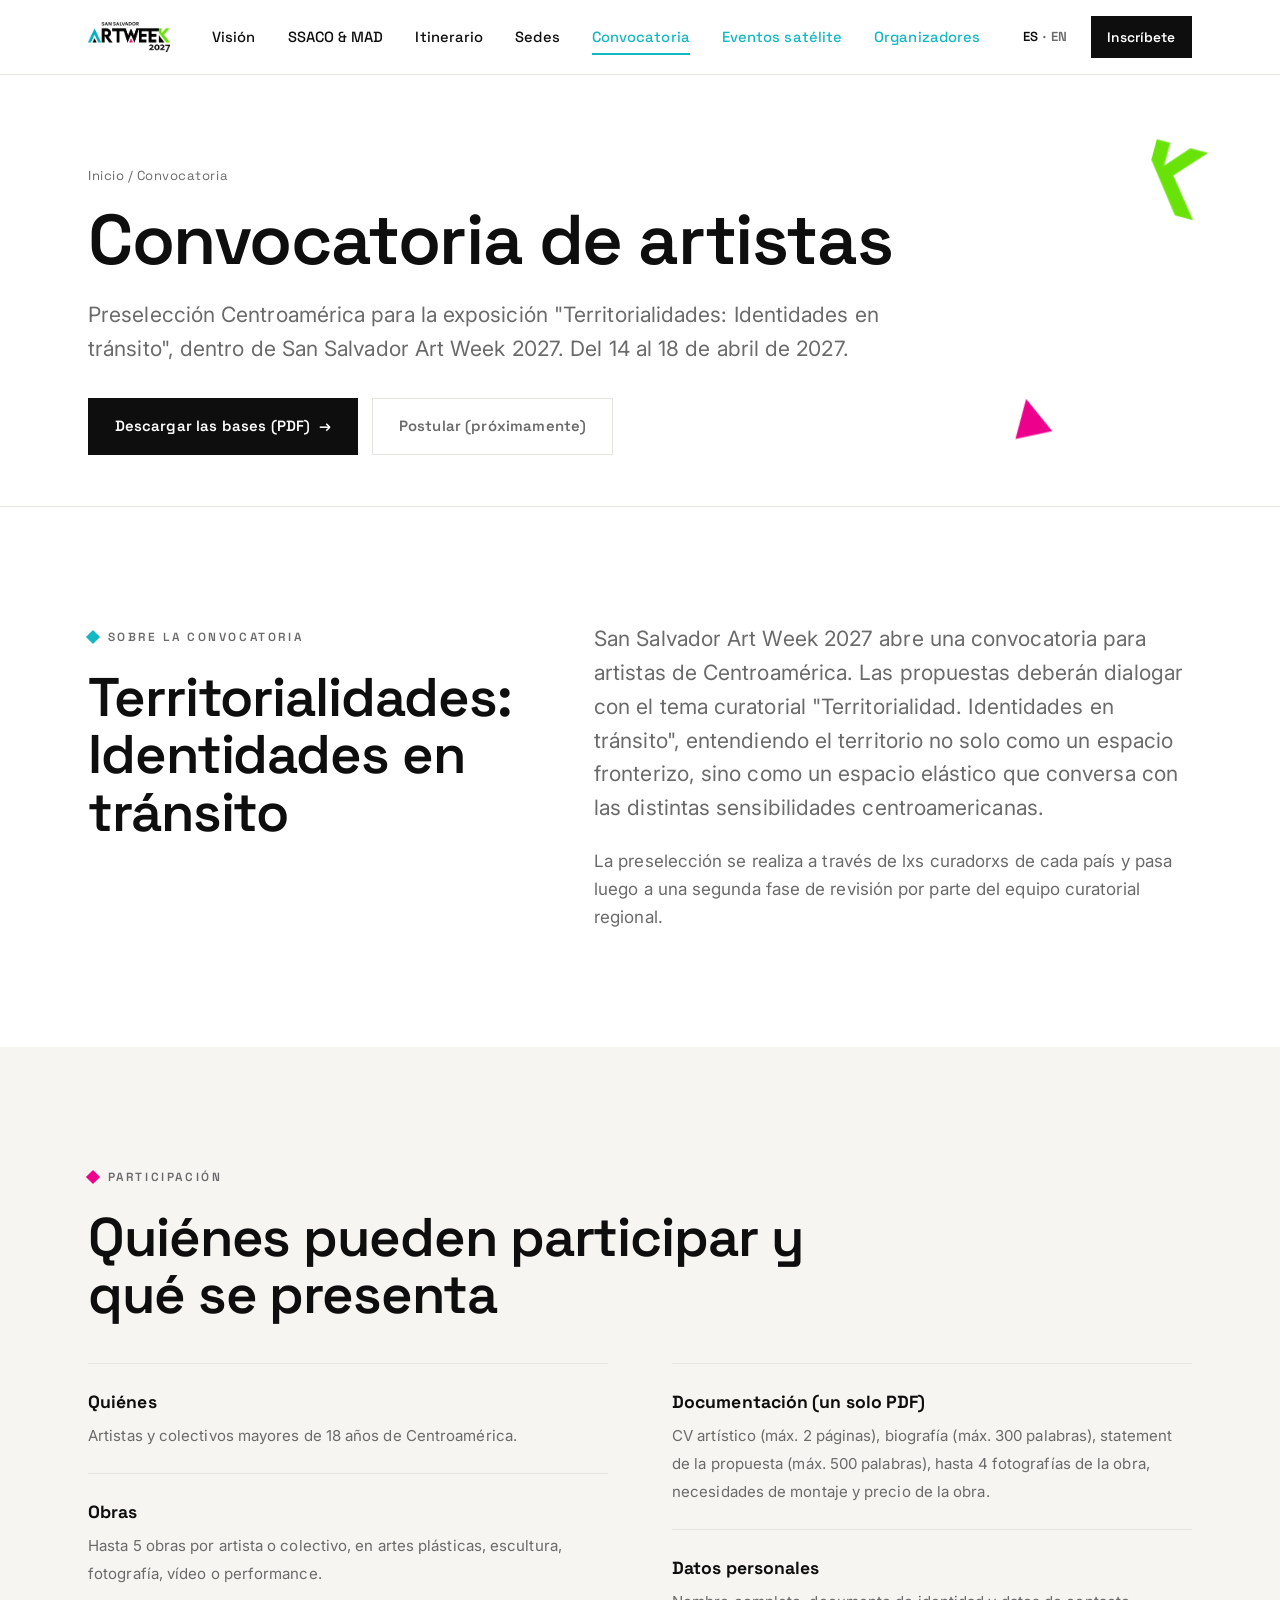
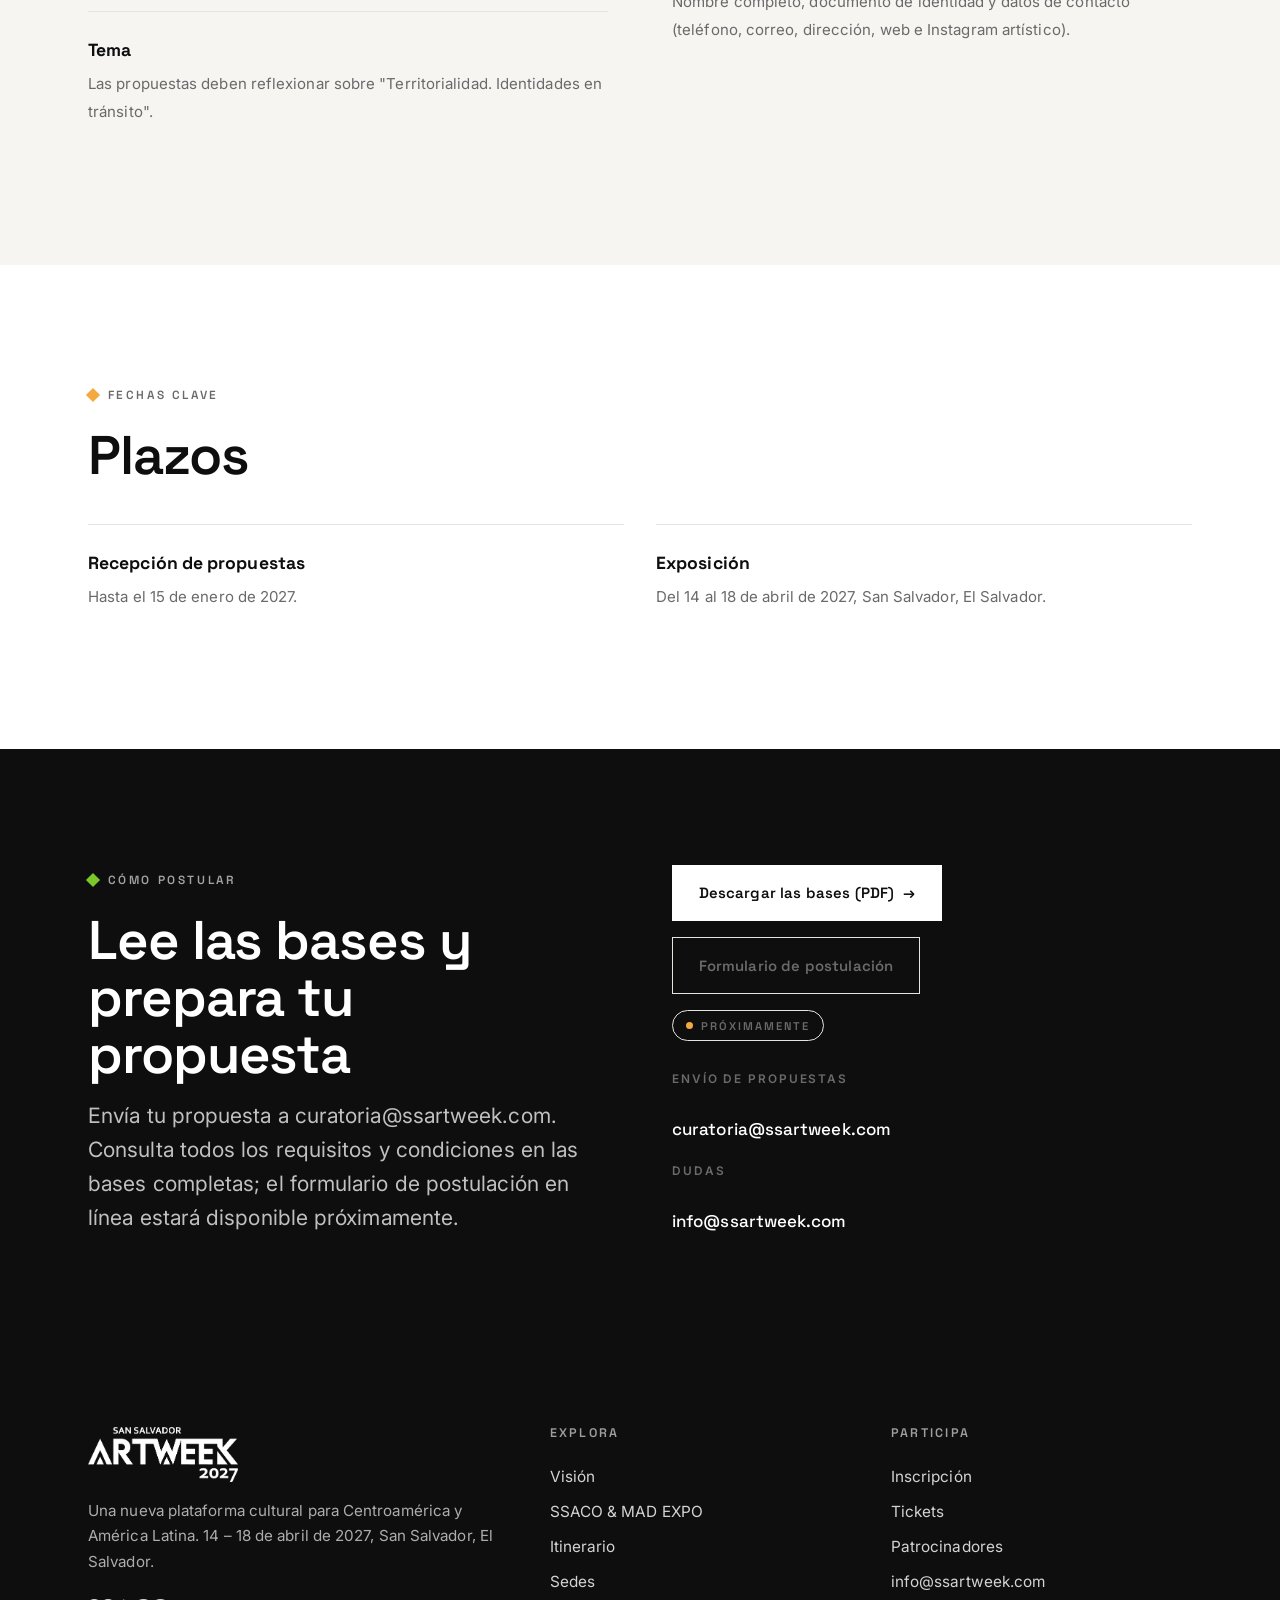
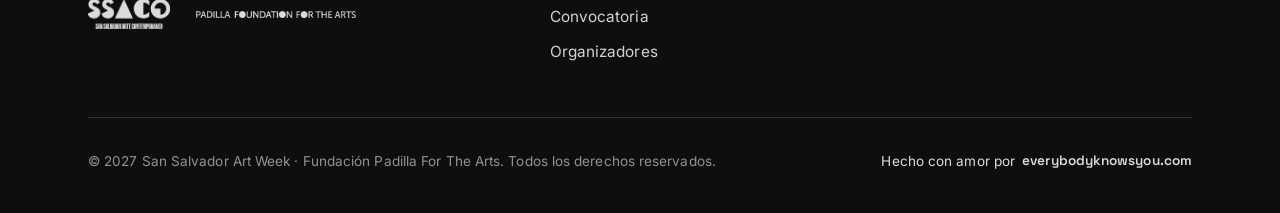
<file: convocatoria.html>
<!DOCTYPE html>
<html lang="es">
<head>
  <meta charset="UTF-8">
  <meta name="viewport" content="width=device-width, initial-scale=1.0">
  <title>Convocatoria de artistas · San Salvador Art Week 2027</title>
  <meta name="description" content="Convocatoria de artistas de San Salvador Art Week 2027: preselección Centroamérica para la exposición Territorialidades, Identidades en tránsito. Recepción de propuestas hasta el 15 de enero de 2027.">
  <meta name="keywords" content="convocatoria, San Salvador Art Week, artistas Centroamérica, Territorialidades, Identidades en tránsito, preselección curatorial, bases de participación">
  <link rel="canonical" href="https://ssartweek.com/convocatoria.html">
  <link rel="alternate" hreflang="es" href="https://ssartweek.com/convocatoria.html">
  <link rel="alternate" hreflang="en" href="https://ssartweek.com/en/convocatoria.html">
  <link rel="alternate" hreflang="x-default" href="https://ssartweek.com/convocatoria.html">
  <meta property="og:title" content="Convocatoria de artistas · San Salvador Art Week 2027">
  <meta property="og:description" content="Preselección Centroamérica para la exposición Territorialidades, Identidades en tránsito. Propuestas hasta el 15 de enero de 2027.">
  <meta property="og:type" content="website">
  <meta property="og:url" content="https://ssartweek.com/convocatoria.html">
  <meta property="og:image" content="https://ssartweek.com/assets/images/social-share/ssartweek-share.jpg">
  <meta property="og:site_name" content="San Salvador Art Week">
  <meta property="og:locale" content="es_SV">
  <meta property="og:locale:alternate" content="en_US">
  <meta name="robots" content="index, follow, max-image-preview:large">
  <meta name="theme-color" content="#0E0E0E">
  <link rel="icon" href="favicon.ico" sizes="any">
  <link rel="icon" type="image/png" sizes="32x32" href="favicon-32x32.png">
  <link rel="apple-touch-icon" sizes="180x180" href="apple-touch-icon.png">
  <link rel="manifest" href="site.webmanifest">
  <link rel="preconnect" href="https://fonts.googleapis.com">
  <link rel="preconnect" href="https://fonts.gstatic.com" crossorigin>
  <link rel="stylesheet" href="https://fonts.googleapis.com/css2?family=Inter:wght@400;500;600&family=Space+Grotesk:wght@400;500;600;700&display=swap" media="print" onload="this.media='all'">
  <noscript><link rel="stylesheet" href="https://fonts.googleapis.com/css2?family=Inter:wght@400;500;600&family=Space+Grotesk:wght@400;500;600;700&display=swap"></noscript>
  <link rel="stylesheet" href="assets/css/tokens.css?v=3">
  <link rel="stylesheet" href="assets/css/styles.css?v=3">
</head>
<body>

  <header class="site-header">
    <div class="wrap nav">
      <a class="brand" href="index.html" aria-label="San Salvador Art Week · inicio">
        <img src="assets/images/logos/artweek.webp" alt="San Salvador Art Week 2027" width="120" height="44">
      </a>
      <nav class="nav-links" aria-label="Navegación principal">
        <a href="index.html#vision">Visión</a>
        <a href="index.html#highlights">SSACO &amp; MAD</a>
        <a href="index.html#itinerario">Itinerario</a>
        <a href="index.html#sedes">Sedes</a>
        <a href="convocatoria.html" class="nav-page active">Convocatoria</a>
        <a href="satelite.html" class="nav-page">Eventos satélite</a>
        <a href="organizadores.html" class="nav-page">Organizadores</a>
      </nav>
      <div class="nav-right">
        <div class="lang" aria-label="Idioma"><span class="active">ES</span> · <a href="en/convocatoria.html">EN</a></div>
        <a class="nav-cta" href="index.html#inscripcion">Inscríbete</a>
        <button class="menu-toggle" aria-label="Abrir menú" aria-expanded="false">≡</button>
      </div>
    </div>
  </header>

  <main>
    <section class="page-hero">
      <span class="deco" style="top:16%;right:6%;width:56px;--rot:15deg"><img src="assets/images/elements/el7.webp" alt="" aria-hidden="true"></span>
      <span class="deco" style="bottom:16%;right:18%;width:40px;--rot:-12deg"><img src="assets/images/elements/triangle-magenta.svg" alt="" aria-hidden="true"></span>
      <div class="wrap">
        <p class="breadcrumb"><a href="index.html">Inicio</a> / Convocatoria</p>
        <h1>Convocatoria de artistas</h1>
        <p class="lead">Preselección Centroamérica para la exposición "Territorialidades: Identidades en tránsito", dentro de San Salvador Art Week 2027. Del 14 al 18 de abril de 2027.</p>
        <div class="hero__cta" style="margin-top:2rem">
          <a class="btn" href="convocatoria-san-salvador-art-week-2027.pdf" target="_blank" rel="noopener">Descargar las bases (PDF) <span class="arrow">→</span></a>
          <a class="btn btn--ghost is-disabled" aria-disabled="true">Postular (próximamente)</a>
        </div>
      </div>
    </section>

    <section class="section">
      <div class="wrap split split--narrow">
        <div class="reveal">
          <p class="kicker" style="--dot:var(--teal)">Sobre la convocatoria</p>
          <h2 class="h-lg">Territorialidades: Identidades en tránsito</h2>
        </div>
        <div class="reveal">
          <p class="lead">San Salvador Art Week 2027 abre una convocatoria para artistas de Centroamérica. Las propuestas deberán dialogar con el tema curatorial "Territorialidad. Identidades en tránsito", entendiendo el territorio no solo como un espacio fronterizo, sino como un espacio elástico que conversa con las distintas sensibilidades centroamericanas.</p>
          <p style="margin-top:1.4rem;color:var(--muted)">La preselección se realiza a través de lxs curadorxs de cada país y pasa luego a una segunda fase de revisión por parte del equipo curatorial regional.</p>
        </div>
      </div>
    </section>

    <section class="section section--surface">
      <div class="wrap">
        <div class="reveal" style="max-width:760px;margin-bottom:2.5rem">
          <p class="kicker" style="--dot:var(--magenta)">Participación</p>
          <h2 class="h-lg">Quiénes pueden participar y qué se presenta</h2>
        </div>
        <div class="reveal split">
          <div>
            <div class="zone" style="--bar:var(--teal)"><b>Quiénes</b><span>Artistas y colectivos mayores de 18 años de Centroamérica.</span></div>
            <div class="zone"><b>Obras</b><span>Hasta 5 obras por artista o colectivo, en artes plásticas, escultura, fotografía, vídeo o performance.</span></div>
            <div class="zone"><b>Tema</b><span>Las propuestas deben reflexionar sobre "Territorialidad. Identidades en tránsito".</span></div>
          </div>
          <div>
            <div class="zone" style="--bar:var(--magenta)"><b>Documentación (un solo PDF)</b><span>CV artístico (máx. 2 páginas), biografía (máx. 300 palabras), statement de la propuesta (máx. 500 palabras), hasta 4 fotografías de la obra, necesidades de montaje y precio de la obra.</span></div>
            <div class="zone"><b>Datos personales</b><span>Nombre completo, documento de identidad y datos de contacto (teléfono, correo, dirección, web e Instagram artístico).</span></div>
          </div>
        </div>
      </div>
    </section>

    <section class="section">
      <div class="wrap">
        <div class="reveal" style="max-width:760px;margin-bottom:2.5rem">
          <p class="kicker" style="--dot:var(--amber)">Fechas clave</p>
          <h2 class="h-lg">Plazos</h2>
        </div>
        <div class="reveal grid grid-2">
          <div class="zone" style="--bar:var(--amber);border-top:1px solid var(--line)"><b>Recepción de propuestas</b><span>Hasta el 15 de enero de 2027.</span></div>
          <div class="zone" style="border-top:1px solid var(--line)"><b>Exposición</b><span>Del 14 al 18 de abril de 2027, San Salvador, El Salvador.</span></div>
        </div>
      </div>
    </section>

    <section class="section section--ink">
      <div class="wrap split">
        <div class="reveal">
          <p class="kicker" style="--dot:var(--lime)">Cómo postular</p>
          <h2 class="h-lg">Lee las bases y prepara tu propuesta</h2>
          <p class="lead" style="margin-top:1rem">Envía tu propuesta a curatoria@ssartweek.com. Consulta todos los requisitos y condiciones en las bases completas; el formulario de postulación en línea estará disponible próximamente.</p>
        </div>
        <div class="reveal">
          <div style="display:flex;flex-direction:column;gap:1rem;align-items:flex-start">
            <a class="btn btn--on-ink" href="convocatoria-san-salvador-art-week-2027.pdf" target="_blank" rel="noopener">Descargar las bases (PDF) <span class="arrow">→</span></a>
            <a class="btn is-disabled" aria-disabled="true">Formulario de postulación</a>
            <span class="soon">Próximamente</span>
          </div>
          <span class="contact-label" style="margin-top:1.8rem">Envío de propuestas</span>
          <p class="contact-row"><a href="mailto:curatoria@ssartweek.com">curatoria@ssartweek.com</a></p>
          <span class="contact-label" style="margin-top:1.2rem">Dudas</span>
          <p class="contact-row"><a href="mailto:info@ssartweek.com">info@ssartweek.com</a></p>
        </div>
      </div>
    </section>
  </main>

  <footer class="site-footer">
    <div class="wrap">
      <div class="footer-top">
        <div class="footer-brand">
          <img src="assets/images/logos/artweek.webp" alt="San Salvador Art Week 2027" width="150" height="55" style="filter:brightness(0) invert(1)">
          <p>Una nueva plataforma cultural para Centroamérica y América Latina. 14 – 18 de abril de 2027, San Salvador, El Salvador.</p>
          <div class="footer-orgs">
            <img src="assets/images/logos/ssaco.webp" alt="SSACO">
            <img src="assets/images/logos/padilla-foundation.webp" alt="Fundación Padilla For The Arts">
          </div>
        </div>
        <div>
          <h4>Explora</h4>
          <a href="index.html#vision">Visión</a>
          <a href="index.html#highlights">SSACO &amp; MAD EXPO</a>
          <a href="index.html#itinerario">Itinerario</a>
          <a href="index.html#sedes">Sedes</a>
          <a href="convocatoria.html" class="nav-page">Convocatoria</a>
          <a href="organizadores.html" class="nav-page">Organizadores</a>
        </div>
        <div>
          <h4>Participa</h4>
          <a href="index.html#inscripcion">Inscripción</a>
          <a href="index.html#inscripcion">Tickets</a>
          <a href="index.html#partners">Patrocinadores</a>
          <a href="mailto:info@ssartweek.com">info@ssartweek.com</a>
        </div>
      </div>
      <div class="footer-bottom">
        <small>© 2027 San Salvador Art Week · Fundación Padilla For The Arts. Todos los derechos reservados.</small>
        <a class="eky-credit" href="https://everybodyknowsyou.com" target="_blank" rel="noopener" aria-label="Hecho con amor por everybodyknowsyou.com">
          <span class="eky-credit__text">Hecho con amor por</span>
          <strong class="eky-credit__name">everybodyknowsyou.com</strong>
        </a>
      </div>
    </div>
  </footer>

  <script src="assets/js/main.js" defer></script>
</body>
</html>
</file>
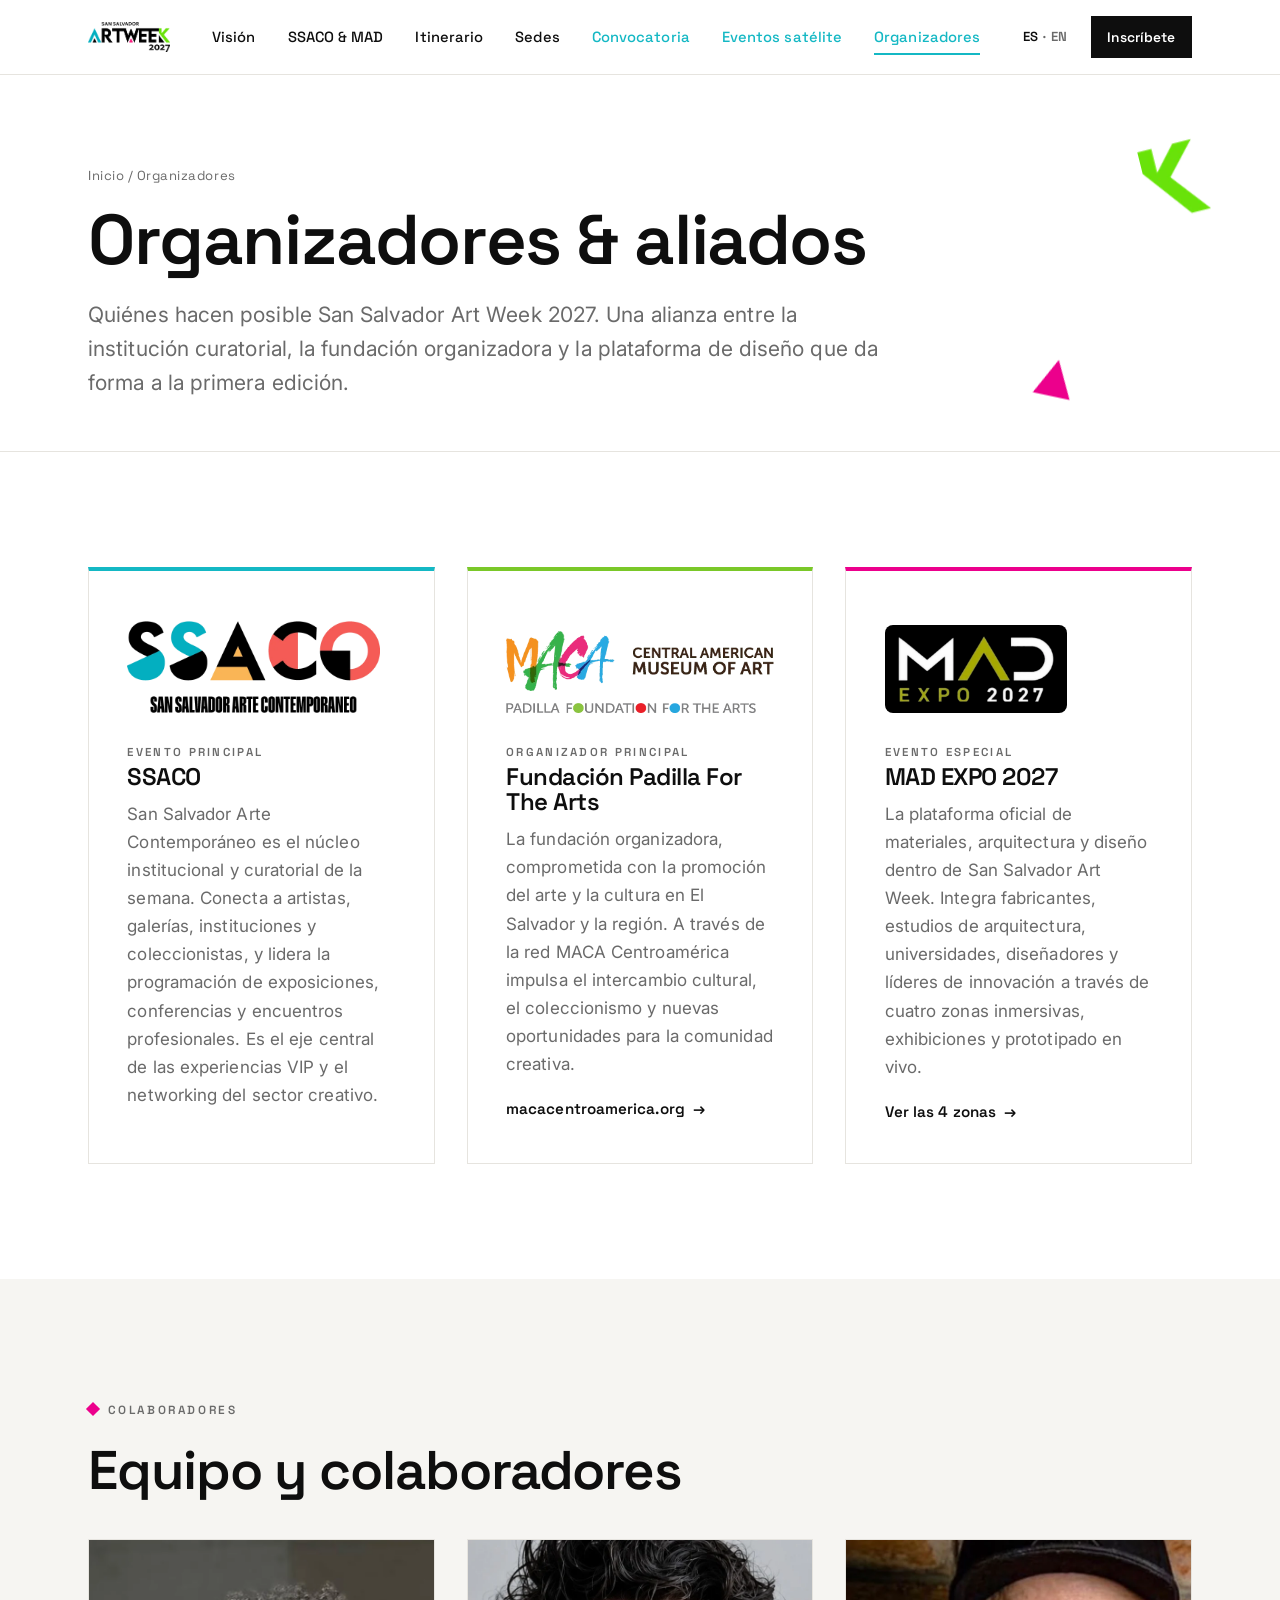
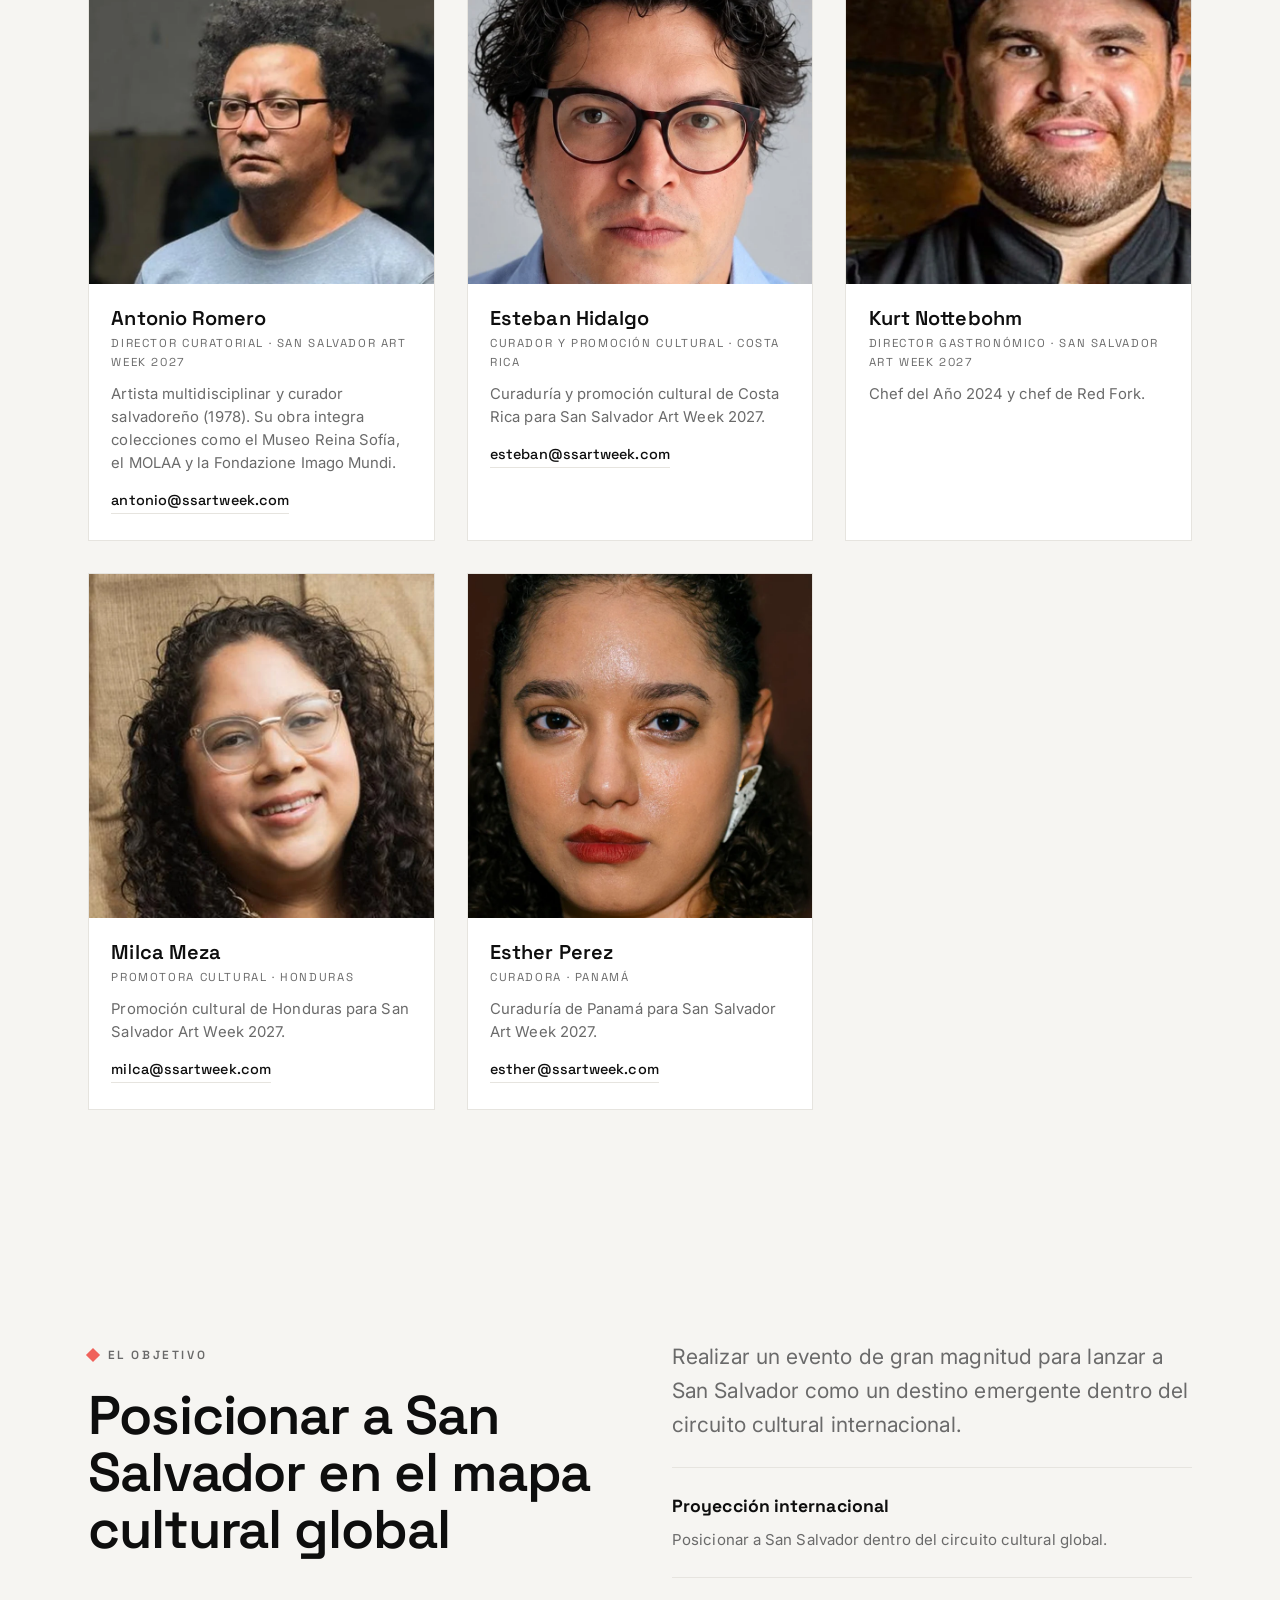
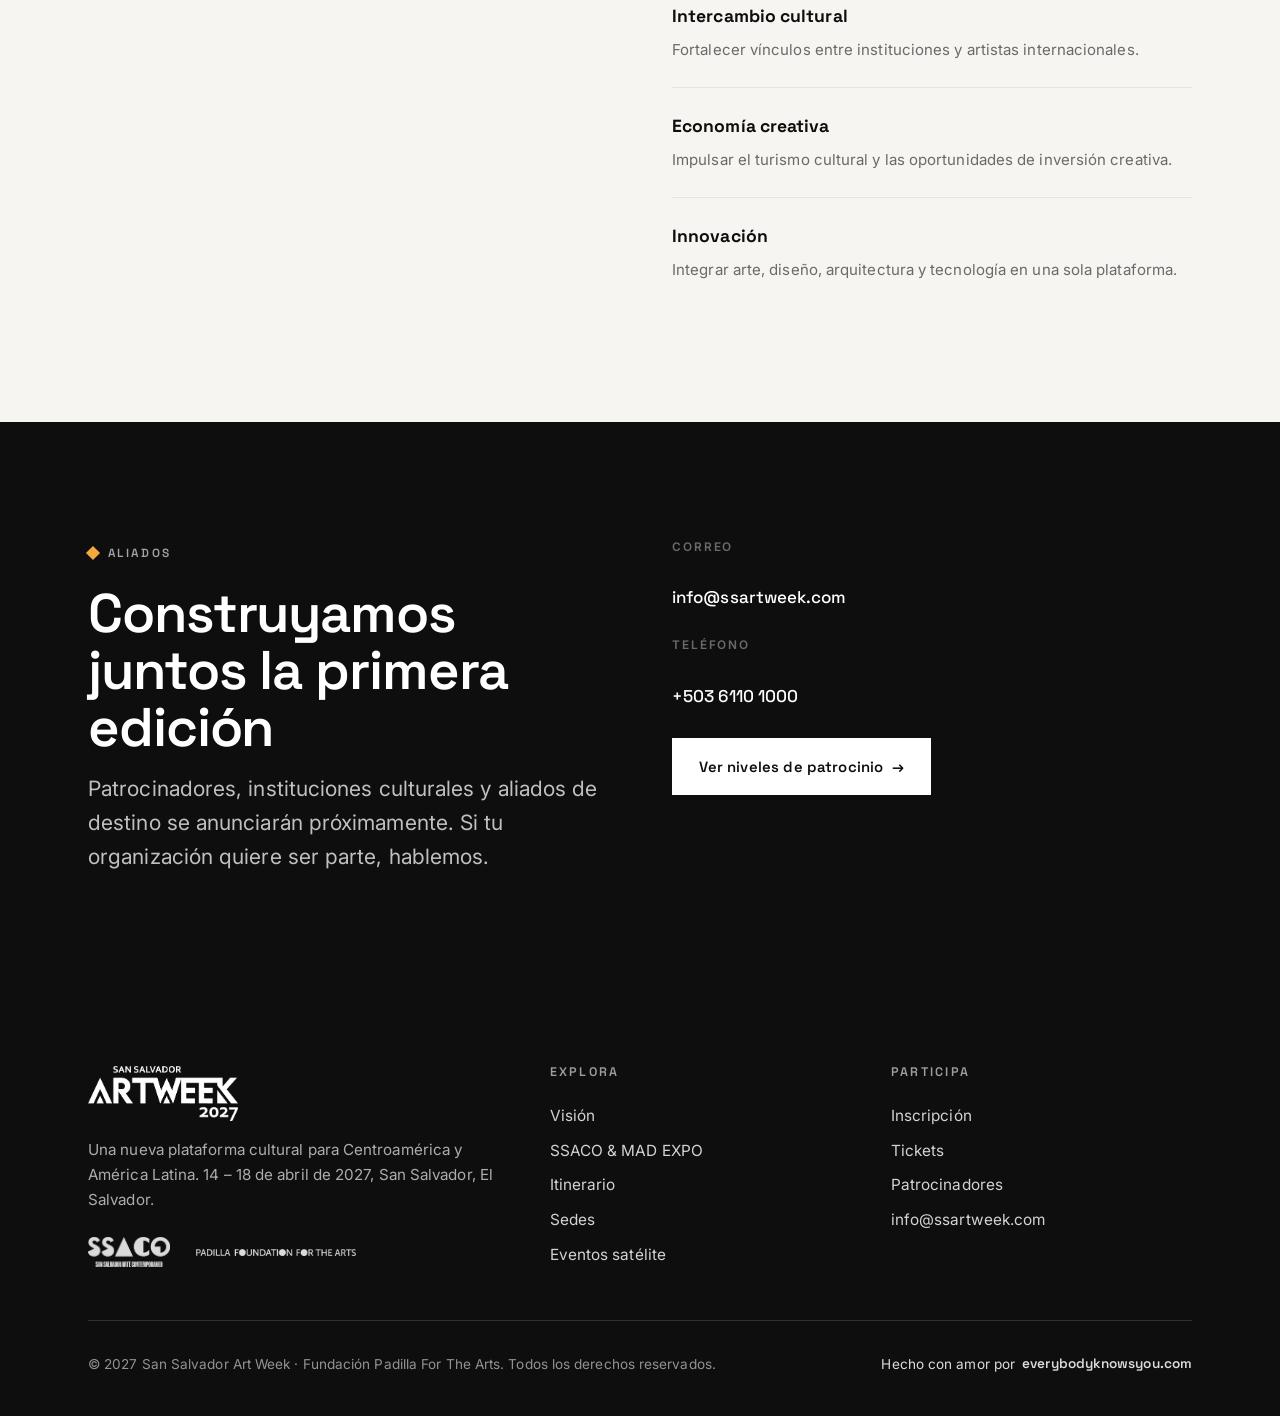
<file: organizadores.html>
<!DOCTYPE html>
<html lang="es">
<head>
  <meta charset="UTF-8">
  <meta name="viewport" content="width=device-width, initial-scale=1.0">
  <title>Organizadores &amp; Aliados · San Salvador Art Week 2027</title>
  <meta name="description" content="Quiénes hacen posible San Salvador Art Week 2027: SSACO (San Salvador Arte Contemporáneo), la Fundación Padilla For The Arts y MAD EXPO 2027.">
  <meta name="keywords" content="SSACO, San Salvador Arte Contemporáneo, Fundación Padilla For The Arts, MAD Expo, organizadores, aliados, MACA Centroamérica">
  <link rel="canonical" href="https://ssartweek.com/organizadores.html">
  <link rel="alternate" hreflang="es" href="https://ssartweek.com/organizadores.html">
  <link rel="alternate" hreflang="en" href="https://ssartweek.com/en/organizadores.html">
  <link rel="alternate" hreflang="x-default" href="https://ssartweek.com/organizadores.html">
  <meta property="og:title" content="Organizadores &amp; Aliados · San Salvador Art Week 2027">
  <meta property="og:description" content="SSACO, la Fundación Padilla For The Arts y MAD EXPO 2027.">
  <meta property="og:type" content="website">
  <meta property="og:url" content="https://ssartweek.com/organizadores.html">
  <meta property="og:image" content="https://ssartweek.com/assets/images/social-share/ssartweek-share.jpg">
  <meta property="og:site_name" content="San Salvador Art Week">
  <meta property="og:locale" content="es_SV">
  <meta property="og:locale:alternate" content="en_US">
  <meta name="robots" content="index, follow, max-image-preview:large">
  <meta name="theme-color" content="#0E0E0E">
  <link rel="icon" href="favicon.ico" sizes="any">
  <link rel="icon" type="image/png" sizes="32x32" href="favicon-32x32.png">
  <link rel="apple-touch-icon" sizes="180x180" href="apple-touch-icon.png">
  <link rel="manifest" href="site.webmanifest">
  <link rel="preconnect" href="https://fonts.googleapis.com">
  <link rel="preconnect" href="https://fonts.gstatic.com" crossorigin>
  <link rel="stylesheet" href="https://fonts.googleapis.com/css2?family=Inter:wght@400;500;600&family=Space+Grotesk:wght@400;500;600;700&display=swap" media="print" onload="this.media='all'">
  <noscript><link rel="stylesheet" href="https://fonts.googleapis.com/css2?family=Inter:wght@400;500;600&family=Space+Grotesk:wght@400;500;600;700&display=swap"></noscript>
  <link rel="stylesheet" href="assets/css/tokens.css?v=3">
  <link rel="stylesheet" href="assets/css/styles.css?v=3">
</head>
<body>

  <header class="site-header">
    <div class="wrap nav">
      <a class="brand" href="index.html" aria-label="San Salvador Art Week · inicio">
        <img src="assets/images/logos/artweek.webp" alt="San Salvador Art Week 2027" width="120" height="44">
      </a>
      <nav class="nav-links" aria-label="Navegación principal">
        <a href="index.html#vision">Visión</a>
        <a href="index.html#highlights">SSACO &amp; MAD</a>
        <a href="index.html#itinerario">Itinerario</a>
        <a href="index.html#sedes">Sedes</a>
        <a href="convocatoria.html" class="nav-page">Convocatoria</a>
        <a href="satelite.html" class="nav-page">Eventos satélite</a>
        <a href="organizadores.html" class="nav-page active">Organizadores</a>
      </nav>
      <div class="nav-right">
        <div class="lang" aria-label="Idioma"><span class="active">ES</span> · <a href="en/organizadores.html">EN</a></div>
        <a class="nav-cta" href="index.html#inscripcion">Inscríbete</a>
        <button class="menu-toggle" aria-label="Abrir menú" aria-expanded="false">≡</button>
      </div>
    </div>
  </header>

  <main>
    <section class="page-hero">
      <span class="deco" style="top:18%;right:6%;width:58px;--rot:-14deg"><img src="assets/images/elements/el7.webp" alt="" aria-hidden="true"></span>
      <span class="deco" style="bottom:14%;right:16%;width:40px;--rot:12deg"><img src="assets/images/elements/triangle-magenta.svg" alt="" aria-hidden="true"></span>
      <div class="wrap">
        <p class="breadcrumb"><a href="index.html">Inicio</a> / Organizadores</p>
        <h1>Organizadores &amp; aliados</h1>
        <p class="lead">Quiénes hacen posible San Salvador Art Week 2027. Una alianza entre la institución curatorial, la fundación organizadora y la plataforma de diseño que da forma a la primera edición.</p>
      </div>
    </section>

    <section class="section">
      <div class="wrap grid grid-3">
        <article class="org reveal" id="ssaco" style="border-top:4px solid var(--teal)">
          <div class="org__logo"><img class="logo-ssaco" src="assets/images/logos/ssaco.webp" alt="SSACO · San Salvador Arte Contemporáneo"></div>
          <span class="feature__tag">Evento principal</span>
          <h3>SSACO</h3>
          <p>San Salvador Arte Contemporáneo es el núcleo institucional y curatorial de la semana. Conecta a artistas, galerías, instituciones y coleccionistas, y lidera la programación de exposiciones, conferencias y encuentros profesionales. Es el eje central de las experiencias VIP y el networking del sector creativo.</p>
        </article>
        <article class="org reveal" id="fundacion" style="border-top:4px solid var(--lime)">
          <div class="org__logo org__logo--stack"><img class="logo-maca" src="assets/images/logos/maca.webp" alt="MACA · Central American Museum of Art"><img class="logo-padilla" src="assets/images/logos/padilla-foundation.webp" alt="Fundación Padilla For The Arts"></div>
          <span class="feature__tag">Organizador principal</span>
          <h3>Fundación Padilla For The Arts</h3>
          <p>La fundación organizadora, comprometida con la promoción del arte y la cultura en El Salvador y la región. A través de la red MACA Centroamérica impulsa el intercambio cultural, el coleccionismo y nuevas oportunidades para la comunidad creativa.</p>
          <a class="feature__link" href="https://macacentroamerica.org/" target="_blank" rel="noopener">macacentroamerica.org <span class="arrow">→</span></a>
        </article>
        <article class="org reveal" id="mad" style="border-top:4px solid var(--magenta)">
          <div class="org__logo"><img class="logo-mad" src="assets/images/logos/mad-expo.webp" alt="MAD EXPO 2027 · Materiales, Arquitectura y Diseño"></div>
          <span class="feature__tag">Evento especial</span>
          <h3>MAD EXPO 2027</h3>
          <p>La plataforma oficial de materiales, arquitectura y diseño dentro de San Salvador Art Week. Integra fabricantes, estudios de arquitectura, universidades, diseñadores y líderes de innovación a través de cuatro zonas inmersivas, exhibiciones y prototipado en vivo.</p>
          <a class="feature__link" href="index.html#highlights">Ver las 4 zonas <span class="arrow">→</span></a>
        </article>
      </div>
    </section>

    <!-- COLABORADORES -->
    <section class="section section--surface">
      <div class="wrap">
        <div class="reveal" style="max-width:760px;margin-bottom:2.5rem">
          <p class="kicker" style="--dot:var(--magenta)">Colaboradores</p>
          <h2 class="h-lg">Equipo y colaboradores</h2>
        </div>
        <div class="team reveal">
          <article class="team__card">
            <img class="team__photo" src="assets/images/team/team-antonio-romero.webp" alt="Antonio Romero, Director Curatorial de San Salvador Art Week 2027" loading="lazy" width="760" height="760">
            <div class="team__body">
              <div class="team__name">Antonio Romero</div>
              <div class="team__role">Director Curatorial · San Salvador Art Week 2027</div>
              <p class="team__bio">Artista multidisciplinar y curador salvadoreño (1978). Su obra integra colecciones como el Museo Reina Sofía, el MOLAA y la Fondazione Imago Mundi.</p>
              <a class="team__email" href="mailto:antonio@ssartweek.com">antonio@ssartweek.com</a>
            </div>
          </article>
          <article class="team__card">
            <img class="team__photo" src="assets/images/team/team-esteban-hidalgo.webp" alt="Esteban Hidalgo, curador y promoción cultural, Costa Rica" loading="lazy" width="760" height="760">
            <div class="team__body">
              <div class="team__name">Esteban Hidalgo</div>
              <div class="team__role">Curador y promoción cultural · Costa Rica</div>
              <p class="team__bio">Curaduría y promoción cultural de Costa Rica para San Salvador Art Week 2027.</p>
              <a class="team__email" href="mailto:esteban@ssartweek.com">esteban@ssartweek.com</a>
            </div>
          </article>
          <article class="team__card">
            <img class="team__photo" src="assets/images/team/team-kurt-nottebohm.webp" alt="Chef Kurt Nottebohm, Director Gastronómico de San Salvador Art Week 2027" loading="lazy" width="760" height="760">
            <div class="team__body">
              <div class="team__name">Kurt Nottebohm</div>
              <div class="team__role">Director Gastronómico · San Salvador Art Week 2027</div>
              <p class="team__bio">Chef del Año 2024 y chef de Red Fork.</p>
            </div>
          </article>
          <article class="team__card">
            <img class="team__photo" src="assets/images/team/team-milca-meza.webp" alt="Milca Meza, promotora cultural de San Salvador Art Week en Honduras" loading="lazy" width="760" height="760">
            <div class="team__body">
              <div class="team__name">Milca Meza</div>
              <div class="team__role">Promotora cultural · Honduras</div>
              <p class="team__bio">Promoción cultural de Honduras para San Salvador Art Week 2027.</p>
              <a class="team__email" href="mailto:milca@ssartweek.com">milca@ssartweek.com</a>
            </div>
          </article>
          <article class="team__card">
            <img class="team__photo" src="assets/images/team/team-esther-perez.webp" alt="Esther Perez, curadora de San Salvador Art Week en Panamá" loading="lazy" width="760" height="760">
            <div class="team__body">
              <div class="team__name">Esther Perez</div>
              <div class="team__role">Curadora · Panamá</div>
              <p class="team__bio">Curaduría de Panamá para San Salvador Art Week 2027.</p>
              <a class="team__email" href="mailto:esther@ssartweek.com">esther@ssartweek.com</a>
            </div>
          </article>
        </div>
      </div>
    </section>

    <section class="section section--surface">
      <div class="wrap split">
        <div class="reveal">
          <p class="kicker" style="--dot:var(--coral)">El objetivo</p>
          <h2 class="h-lg">Posicionar a San Salvador en el mapa cultural global</h2>
        </div>
        <div class="reveal">
          <p class="lead">Realizar un evento de gran magnitud para lanzar a San Salvador como un destino emergente dentro del circuito cultural internacional.</p>
          <div style="margin-top:1.6rem">
            <div class="zone" style="--bar:var(--teal)"><b>Proyección internacional</b><span>Posicionar a San Salvador dentro del circuito cultural global.</span></div>
            <div class="zone"><b>Intercambio cultural</b><span>Fortalecer vínculos entre instituciones y artistas internacionales.</span></div>
            <div class="zone"><b>Economía creativa</b><span>Impulsar el turismo cultural y las oportunidades de inversión creativa.</span></div>
            <div class="zone"><b>Innovación</b><span>Integrar arte, diseño, arquitectura y tecnología en una sola plataforma.</span></div>
          </div>
        </div>
      </div>
    </section>

    <section class="section section--ink">
      <div class="wrap split">
        <div class="reveal">
          <p class="kicker" style="--dot:var(--amber)">Aliados</p>
          <h2 class="h-lg">Construyamos juntos la primera edición</h2>
          <p class="lead" style="margin-top:1rem">Patrocinadores, instituciones culturales y aliados de destino se anunciarán próximamente. Si tu organización quiere ser parte, hablemos.</p>
        </div>
        <div class="reveal">
          <span class="contact-label">Correo</span>
          <p class="contact-row"><a href="mailto:info@ssartweek.com">info@ssartweek.com</a></p>
          <span class="contact-label" style="margin-top:1.6rem">Teléfono</span>
          <p class="contact-row"><a href="tel:+50361101000">+503 6110 1000</a></p>
          <div style="margin-top:1.8rem"><a class="btn btn--on-ink" href="index.html#partners">Ver niveles de patrocinio <span class="arrow">→</span></a></div>
        </div>
      </div>
    </section>
  </main>

  <footer class="site-footer">
    <div class="wrap">
      <div class="footer-top">
        <div class="footer-brand">
          <img src="assets/images/logos/artweek.webp" alt="San Salvador Art Week 2027" width="150" height="55" style="filter:brightness(0) invert(1)">
          <p>Una nueva plataforma cultural para Centroamérica y América Latina. 14 – 18 de abril de 2027, San Salvador, El Salvador.</p>
          <div class="footer-orgs">
            <img src="assets/images/logos/ssaco.webp" alt="SSACO">
            <img src="assets/images/logos/padilla-foundation.webp" alt="Fundación Padilla For The Arts">
          </div>
        </div>
        <div>
          <h4>Explora</h4>
          <a href="index.html#vision">Visión</a>
          <a href="index.html#highlights">SSACO &amp; MAD EXPO</a>
          <a href="index.html#itinerario">Itinerario</a>
          <a href="index.html#sedes">Sedes</a>
          <a href="satelite.html">Eventos satélite</a>
        </div>
        <div>
          <h4>Participa</h4>
          <a href="index.html#inscripcion">Inscripción</a>
          <a href="index.html#inscripcion">Tickets</a>
          <a href="index.html#partners">Patrocinadores</a>
          <a href="mailto:info@ssartweek.com">info@ssartweek.com</a>
        </div>
      </div>
      <div class="footer-bottom">
        <small>© 2027 San Salvador Art Week · Fundación Padilla For The Arts. Todos los derechos reservados.</small>
        <a class="eky-credit" href="https://everybodyknowsyou.com" target="_blank" rel="noopener" aria-label="Hecho con amor por everybodyknowsyou.com">
          <span class="eky-credit__text">Hecho con amor por</span>
          <strong class="eky-credit__name">everybodyknowsyou.com</strong>
        </a>
      </div>
    </div>
  </footer>

  <script src="assets/js/main.js" defer></script>
</body>
</html>
</file>
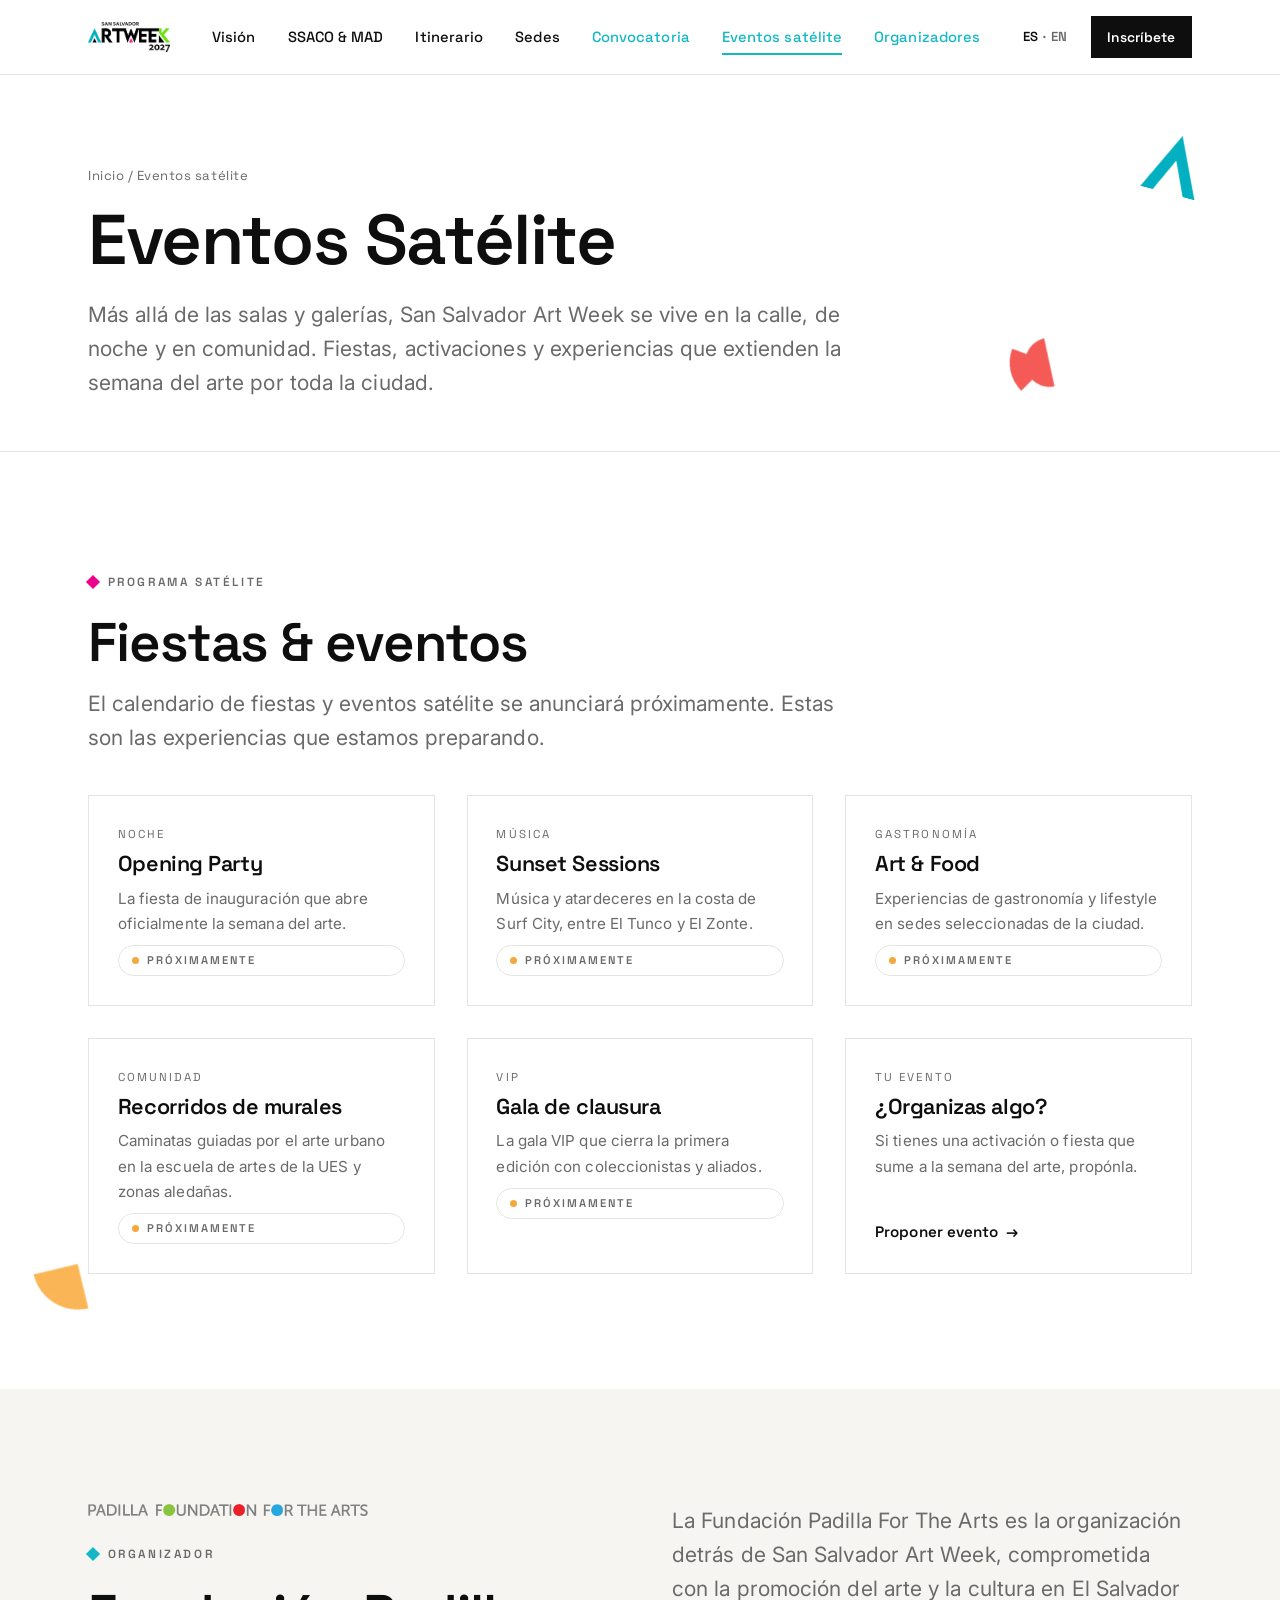
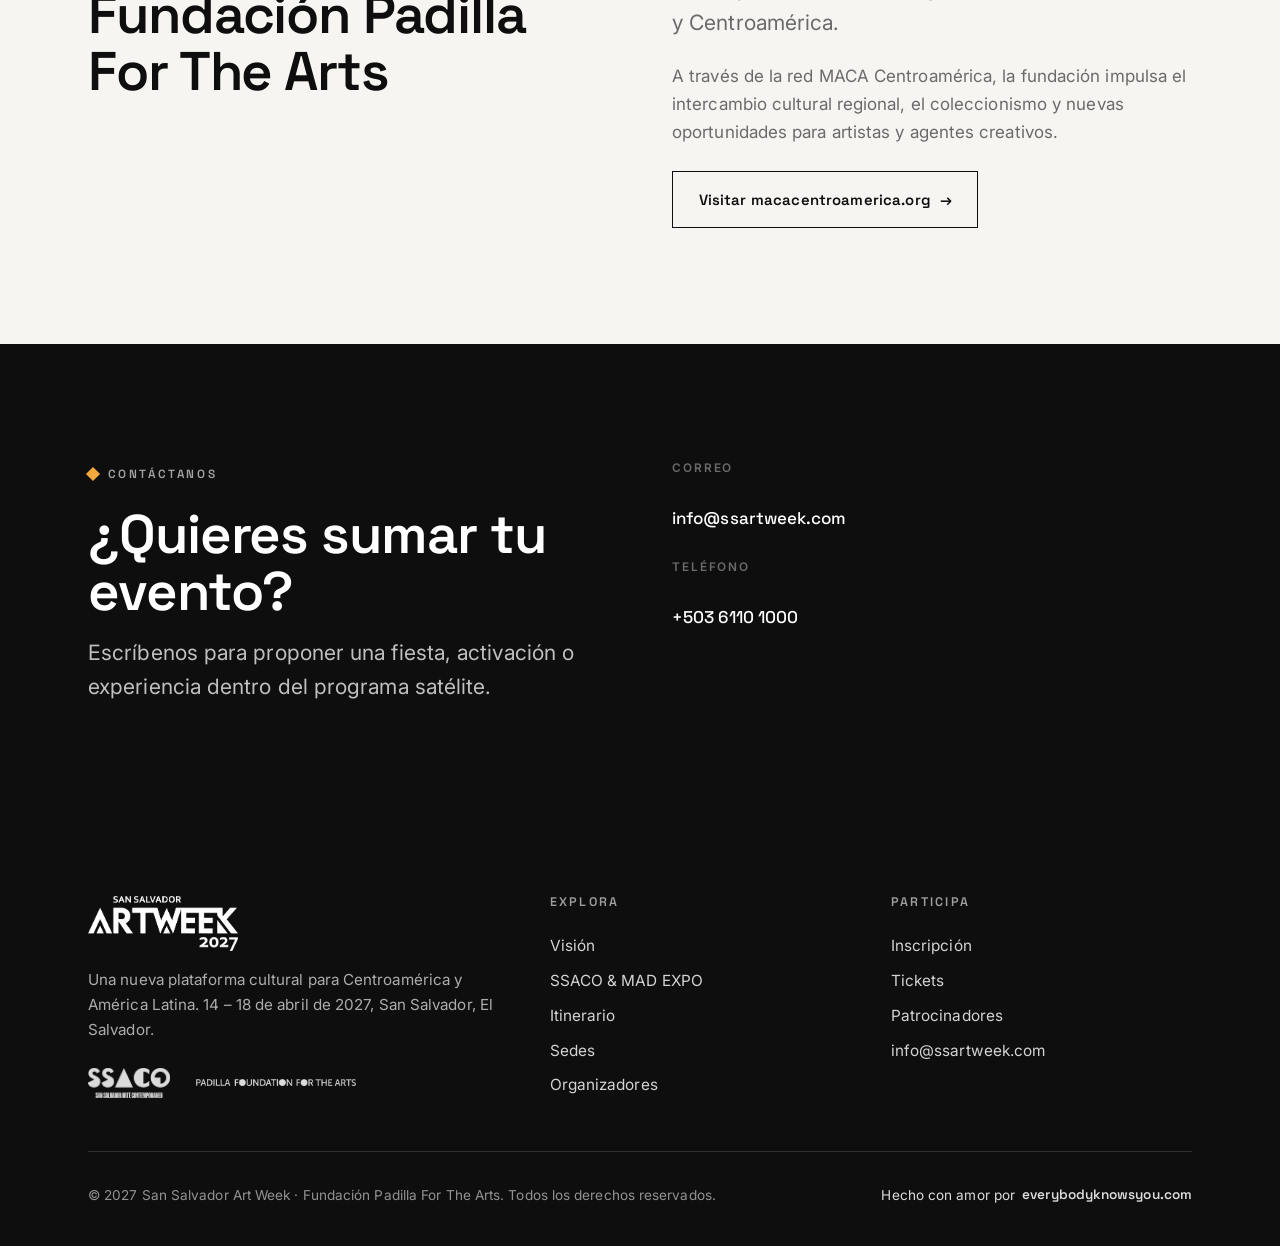
<file: satelite.html>
<!DOCTYPE html>
<html lang="es">
<head>
  <meta charset="UTF-8">
  <meta name="viewport" content="width=device-width, initial-scale=1.0">
  <title>Eventos Satélite · San Salvador Art Week 2027</title>
  <meta name="description" content="Eventos satélite de San Salvador Art Week 2027: fiestas, activaciones culturales y la Fundación Padilla For The Arts. 14–18 de abril de 2027.">
  <meta name="keywords" content="eventos satélite, San Salvador Art Week, fiestas, Fundación Padilla For The Arts, MACA, arte El Salvador">
  <link rel="canonical" href="https://ssartweek.com/satelite.html">
  <link rel="alternate" hreflang="es" href="https://ssartweek.com/satelite.html">
  <link rel="alternate" hreflang="en" href="https://ssartweek.com/en/satelite.html">
  <link rel="alternate" hreflang="x-default" href="https://ssartweek.com/satelite.html">
  <meta property="og:title" content="Eventos Satélite · San Salvador Art Week 2027">
  <meta property="og:description" content="Fiestas, activaciones culturales y la Fundación Padilla For The Arts.">
  <meta property="og:type" content="website">
  <meta property="og:url" content="https://ssartweek.com/satelite.html">
  <meta property="og:image" content="https://ssartweek.com/assets/images/social-share/ssartweek-share.jpg">
  <meta property="og:site_name" content="San Salvador Art Week">
  <meta property="og:locale" content="es_SV">
  <meta property="og:locale:alternate" content="en_US">
  <meta name="robots" content="index, follow, max-image-preview:large">
  <meta name="theme-color" content="#0E0E0E">
  <link rel="icon" href="favicon.ico" sizes="any">
  <link rel="icon" type="image/png" sizes="32x32" href="favicon-32x32.png">
  <link rel="apple-touch-icon" sizes="180x180" href="apple-touch-icon.png">
  <link rel="manifest" href="site.webmanifest">
  <link rel="preconnect" href="https://fonts.googleapis.com">
  <link rel="preconnect" href="https://fonts.gstatic.com" crossorigin>
  <link rel="stylesheet" href="https://fonts.googleapis.com/css2?family=Inter:wght@400;500;600&family=Space+Grotesk:wght@400;500;600;700&display=swap" media="print" onload="this.media='all'">
  <noscript><link rel="stylesheet" href="https://fonts.googleapis.com/css2?family=Inter:wght@400;500;600&family=Space+Grotesk:wght@400;500;600;700&display=swap"></noscript>
  <link rel="stylesheet" href="assets/css/tokens.css?v=3">
  <link rel="stylesheet" href="assets/css/styles.css?v=3">
</head>
<body>

  <header class="site-header">
    <div class="wrap nav">
      <a class="brand" href="index.html" aria-label="San Salvador Art Week · inicio">
        <img src="assets/images/logos/artweek.webp" alt="San Salvador Art Week 2027" width="120" height="44">
      </a>
      <nav class="nav-links" aria-label="Navegación principal">
        <a href="index.html#vision">Visión</a>
        <a href="index.html#highlights">SSACO &amp; MAD</a>
        <a href="index.html#itinerario">Itinerario</a>
        <a href="index.html#sedes">Sedes</a>
        <a href="convocatoria.html" class="nav-page">Convocatoria</a>
        <a href="satelite.html" class="nav-page active">Eventos satélite</a>
        <a href="organizadores.html" class="nav-page">Organizadores</a>
      </nav>
      <div class="nav-right">
        <div class="lang" aria-label="Idioma"><span class="active">ES</span> · <a href="en/satelite.html">EN</a></div>
        <a class="nav-cta" href="index.html#inscripcion">Inscríbete</a>
        <button class="menu-toggle" aria-label="Abrir menú" aria-expanded="false">≡</button>
      </div>
    </div>
  </header>

  <main>
    <section class="page-hero">
      <span class="deco" style="top:16%;right:6%;width:56px;--rot:15deg"><img src="assets/images/elements/el5.webp" alt="" aria-hidden="true"></span>
      <span class="deco" style="bottom:16%;right:18%;width:40px;--rot:-12deg"><img src="assets/images/elements/el8.webp" alt="" aria-hidden="true"></span>
      <div class="wrap">
        <p class="breadcrumb"><a href="index.html">Inicio</a> / Eventos satélite</p>
        <h1>Eventos Satélite</h1>
        <p class="lead">Más allá de las salas y galerías, San Salvador Art Week se vive en la calle, de noche y en comunidad. Fiestas, activaciones y experiencias que extienden la semana del arte por toda la ciudad.</p>
      </div>
    </section>

    <section class="section">
      <span class="deco" style="bottom:8%;left:3%;width:46px;--rot:-13deg"><img src="assets/images/elements/el4.webp" alt="" aria-hidden="true"></span>
      <div class="wrap">
        <div class="reveal" style="max-width:760px;margin-bottom:2.5rem">
          <p class="kicker" style="--dot:var(--magenta)">Programa satélite</p>
          <h2 class="h-lg">Fiestas &amp; eventos</h2>
          <p class="lead" style="margin-top:1rem">El calendario de fiestas y eventos satélite se anunciará próximamente. Estas son las experiencias que estamos preparando.</p>
        </div>
        <div class="grid grid-3 reveal">
          <article class="ev"><span class="ev-cat">Noche</span><h3>Opening Party</h3><p>La fiesta de inauguración que abre oficialmente la semana del arte.</p><span class="soon">Próximamente</span></article>
          <article class="ev"><span class="ev-cat">Música</span><h3>Sunset Sessions</h3><p>Música y atardeceres en la costa de Surf City, entre El Tunco y El Zonte.</p><span class="soon">Próximamente</span></article>
          <article class="ev"><span class="ev-cat">Gastronomía</span><h3>Art &amp; Food</h3><p>Experiencias de gastronomía y lifestyle en sedes seleccionadas de la ciudad.</p><span class="soon">Próximamente</span></article>
          <article class="ev"><span class="ev-cat">Comunidad</span><h3>Recorridos de murales</h3><p>Caminatas guiadas por el arte urbano en la escuela de artes de la UES y zonas aledañas.</p><span class="soon">Próximamente</span></article>
          <article class="ev"><span class="ev-cat">VIP</span><h3>Gala de clausura</h3><p>La gala VIP que cierra la primera edición con coleccionistas y aliados.</p><span class="soon">Próximamente</span></article>
          <article class="ev"><span class="ev-cat">Tu evento</span><h3>¿Organizas algo?</h3><p>Si tienes una activación o fiesta que sume a la semana del arte, propónla.</p><a class="feature__link" href="mailto:info@ssartweek.com" style="color:var(--ink)">Proponer evento <span class="arrow">→</span></a></article>
        </div>
      </div>
    </section>

    <section class="section section--surface">
      <div class="wrap split">
        <div class="reveal">
          <img class="logo-padilla" src="assets/images/logos/padilla-foundation.webp" alt="Fundación Padilla For The Arts" style="margin-bottom:1.4rem">
          <p class="kicker" style="--dot:var(--teal)">Organizador</p>
          <h2 class="h-lg">Fundación Padilla For The Arts</h2>
        </div>
        <div class="reveal">
          <p class="lead">La Fundación Padilla For The Arts es la organización detrás de San Salvador Art Week, comprometida con la promoción del arte y la cultura en El Salvador y Centroamérica.</p>
          <p style="margin-top:1.4rem;color:var(--muted)">A través de la red MACA Centroamérica, la fundación impulsa el intercambio cultural regional, el coleccionismo y nuevas oportunidades para artistas y agentes creativos.</p>
          <a class="btn btn--ghost" href="https://macacentroamerica.org/" target="_blank" rel="noopener" style="margin-top:1.6rem">Visitar macacentroamerica.org <span class="arrow">→</span></a>
        </div>
      </div>
    </section>

    <section class="section section--ink">
      <div class="wrap split">
        <div class="reveal">
          <p class="kicker" style="--dot:var(--amber)">Contáctanos</p>
          <h2 class="h-lg">¿Quieres sumar tu evento?</h2>
          <p class="lead" style="margin-top:1rem">Escríbenos para proponer una fiesta, activación o experiencia dentro del programa satélite.</p>
        </div>
        <div class="reveal">
          <span class="contact-label">Correo</span>
          <p class="contact-row"><a href="mailto:info@ssartweek.com">info@ssartweek.com</a></p>
          <span class="contact-label" style="margin-top:1.6rem">Teléfono</span>
          <p class="contact-row"><a href="tel:+50361101000">+503 6110 1000</a></p>
        </div>
      </div>
    </section>
  </main>

  <footer class="site-footer">
    <div class="wrap">
      <div class="footer-top">
        <div class="footer-brand">
          <img src="assets/images/logos/artweek.webp" alt="San Salvador Art Week 2027" width="150" height="55" style="filter:brightness(0) invert(1)">
          <p>Una nueva plataforma cultural para Centroamérica y América Latina. 14 – 18 de abril de 2027, San Salvador, El Salvador.</p>
          <div class="footer-orgs">
            <img src="assets/images/logos/ssaco.webp" alt="SSACO">
            <img src="assets/images/logos/padilla-foundation.webp" alt="Fundación Padilla For The Arts">
          </div>
        </div>
        <div>
          <h4>Explora</h4>
          <a href="index.html#vision">Visión</a>
          <a href="index.html#highlights">SSACO &amp; MAD EXPO</a>
          <a href="index.html#itinerario">Itinerario</a>
          <a href="index.html#sedes">Sedes</a>
          <a href="organizadores.html" class="nav-page">Organizadores</a>
        </div>
        <div>
          <h4>Participa</h4>
          <a href="index.html#inscripcion">Inscripción</a>
          <a href="index.html#inscripcion">Tickets</a>
          <a href="index.html#partners">Patrocinadores</a>
          <a href="mailto:info@ssartweek.com">info@ssartweek.com</a>
        </div>
      </div>
      <div class="footer-bottom">
        <small>© 2027 San Salvador Art Week · Fundación Padilla For The Arts. Todos los derechos reservados.</small>
        <a class="eky-credit" href="https://everybodyknowsyou.com" target="_blank" rel="noopener" aria-label="Hecho con amor por everybodyknowsyou.com">
          <span class="eky-credit__text">Hecho con amor por</span>
          <strong class="eky-credit__name">everybodyknowsyou.com</strong>
        </a>
      </div>
    </div>
  </footer>

  <script src="assets/js/main.js" defer></script>
</body>
</html>
</file>
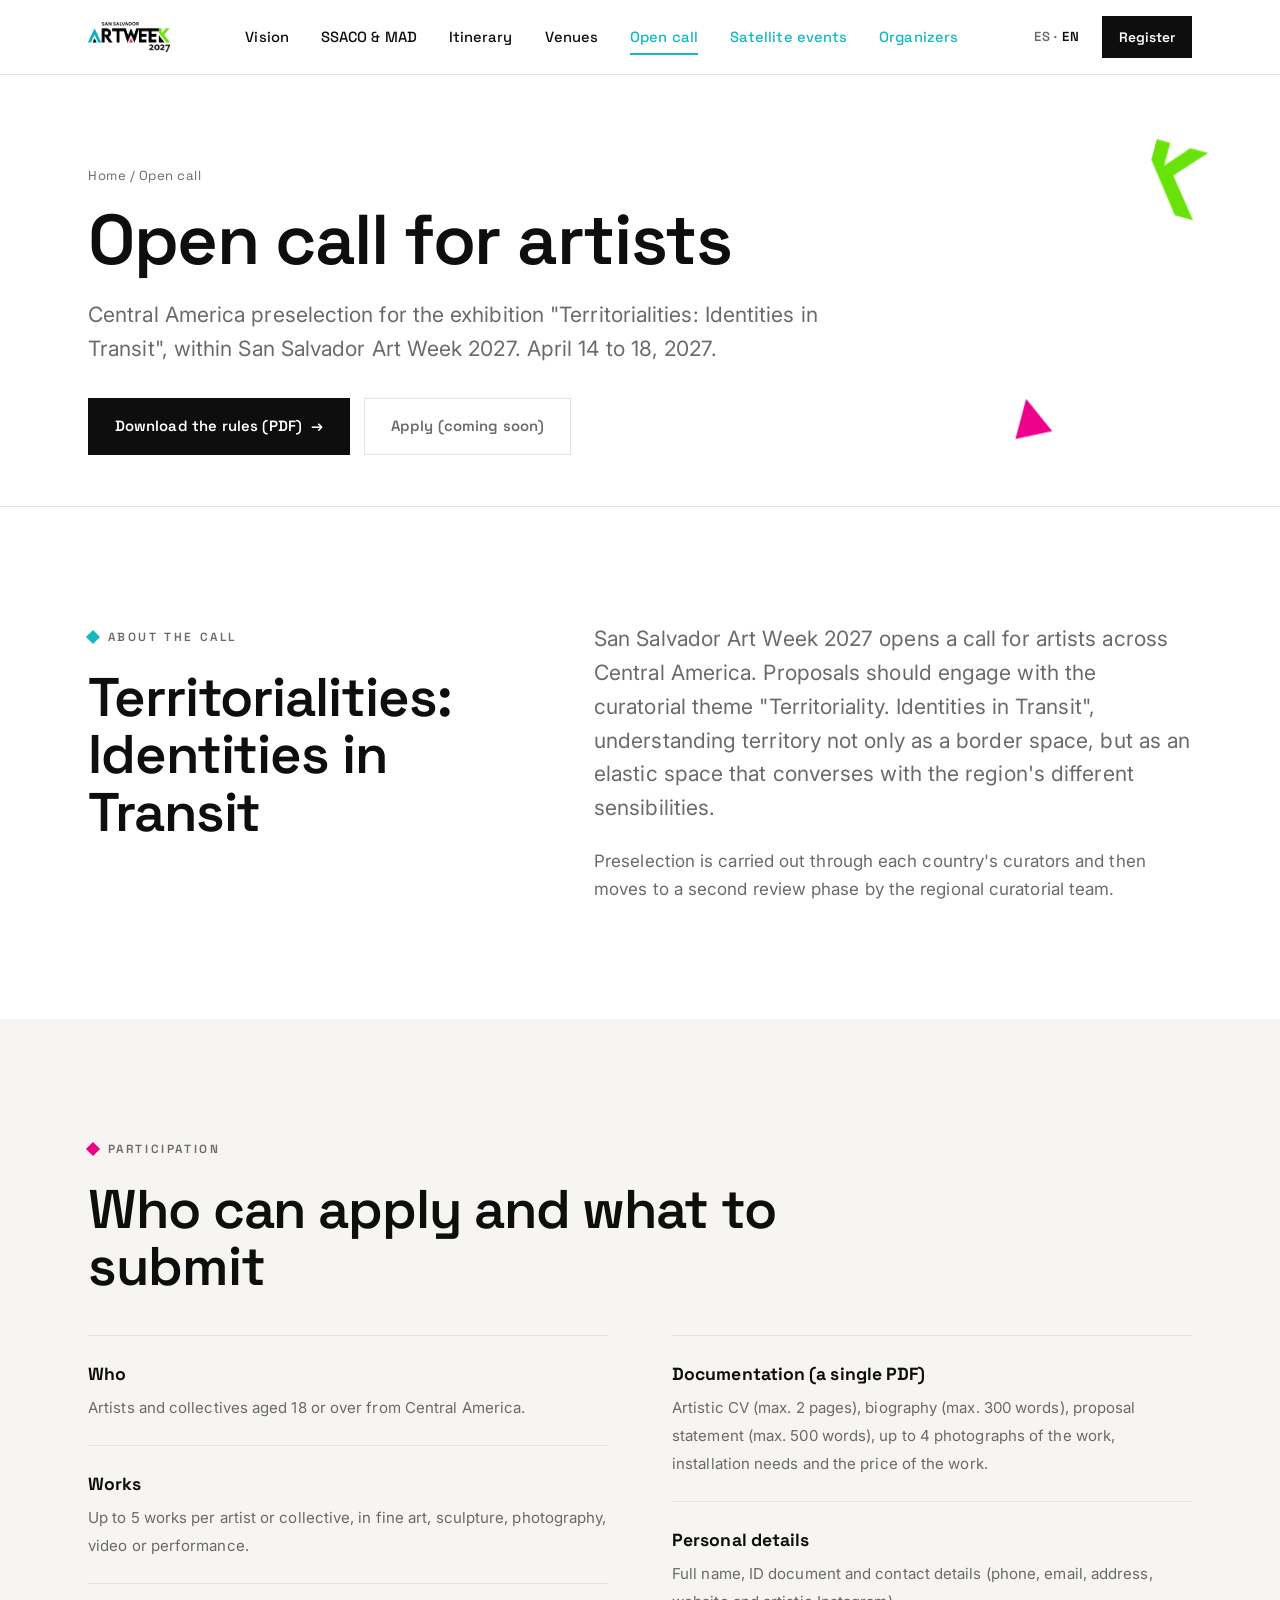
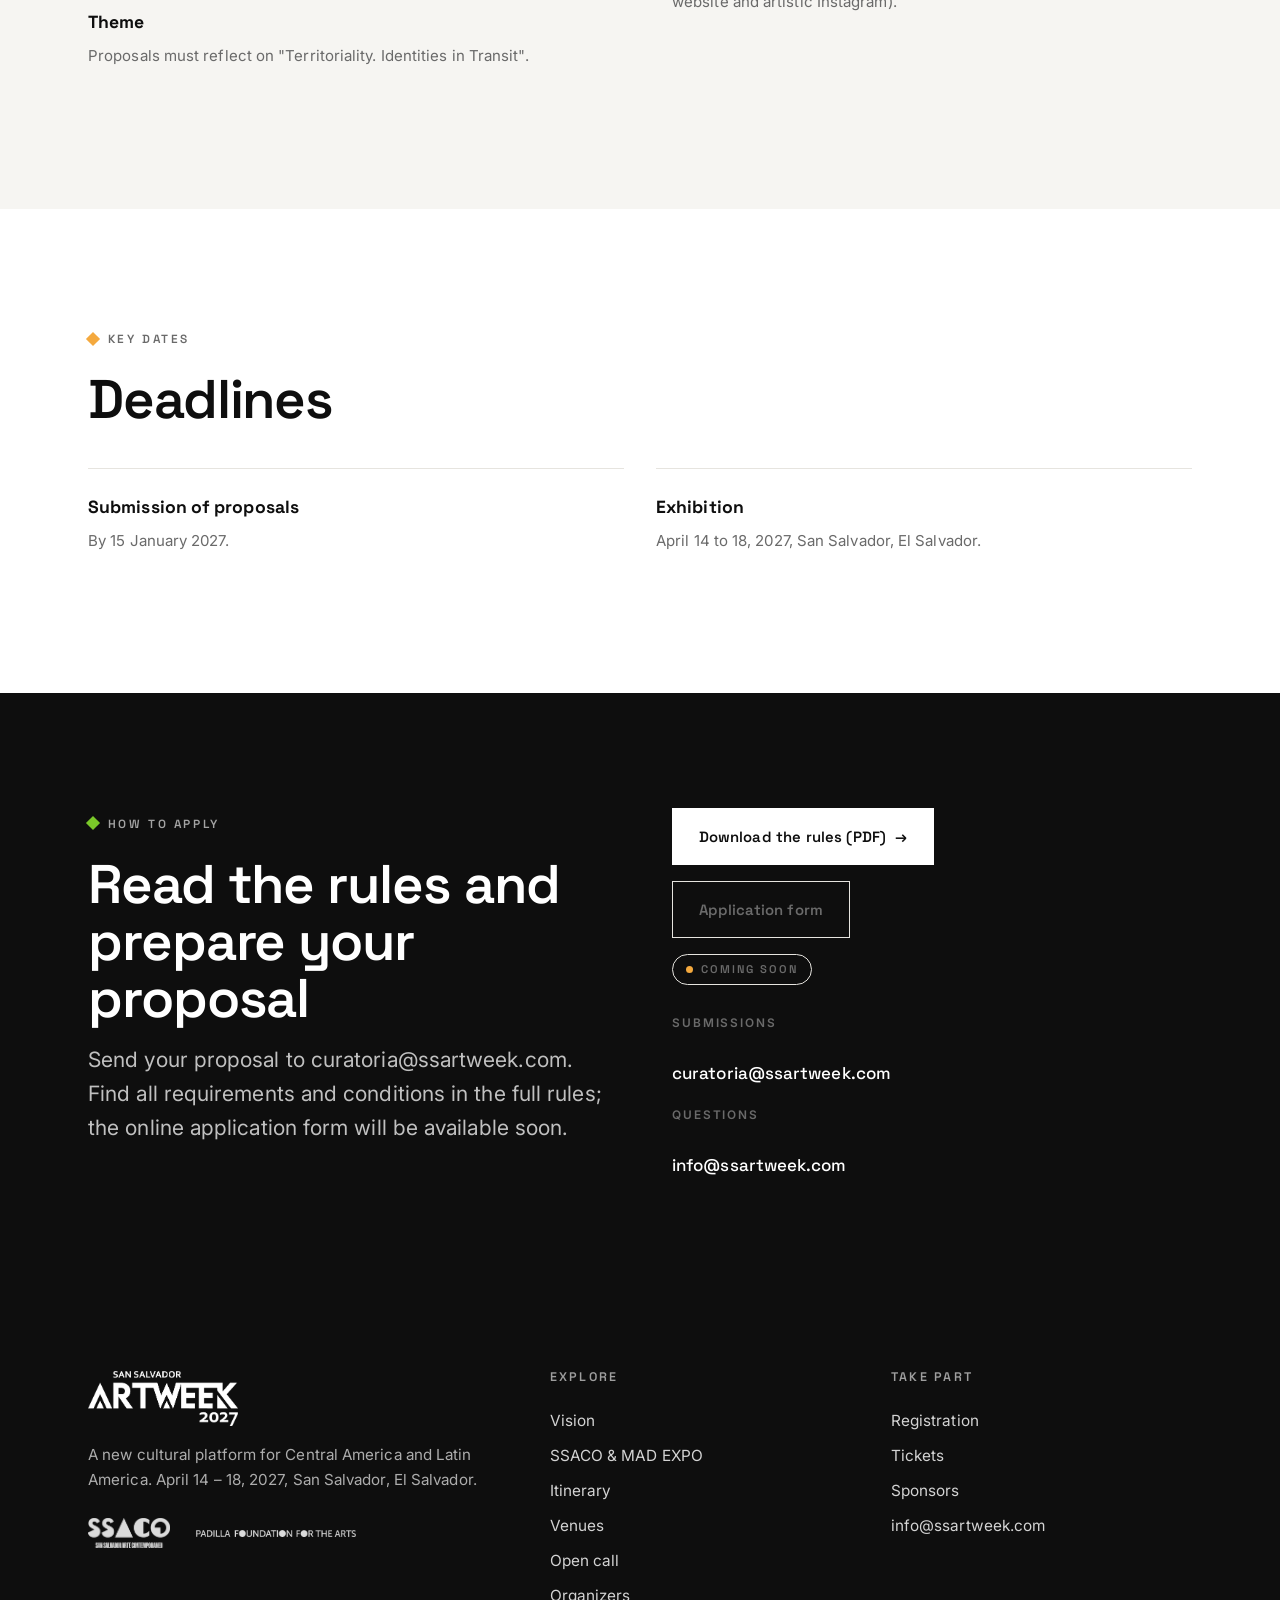
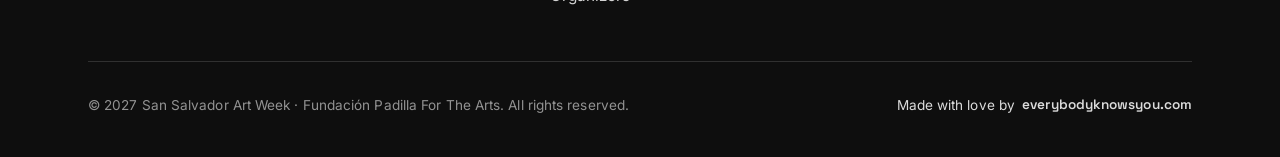
<file: en/convocatoria.html>
<!DOCTYPE html>
<html lang="en">
<head>
  <meta charset="UTF-8">
  <meta name="viewport" content="width=device-width, initial-scale=1.0">
  <title>Open Call for Artists · San Salvador Art Week 2027</title>
  <meta name="description" content="San Salvador Art Week 2027 open call for artists: Central America preselection for the exhibition Territorialities, Identities in Transit. Submissions by 15 January 2027.">
  <meta name="keywords" content="open call, San Salvador Art Week, Central America artists, Territorialities, Identities in Transit, curatorial preselection, participation rules">
  <link rel="canonical" href="https://ssartweek.com/en/convocatoria.html">
  <link rel="alternate" hreflang="en" href="https://ssartweek.com/en/convocatoria.html">
  <link rel="alternate" hreflang="es" href="https://ssartweek.com/convocatoria.html">
  <link rel="alternate" hreflang="x-default" href="https://ssartweek.com/convocatoria.html">
  <meta property="og:title" content="Open Call for Artists · San Salvador Art Week 2027">
  <meta property="og:description" content="Central America preselection for the exhibition Territorialities, Identities in Transit. Submissions by 15 January 2027.">
  <meta property="og:type" content="website">
  <meta property="og:url" content="https://ssartweek.com/en/convocatoria.html">
  <meta property="og:image" content="https://ssartweek.com/assets/images/social-share/ssartweek-share.jpg">
  <meta property="og:site_name" content="San Salvador Art Week">
  <meta property="og:locale" content="en_US">
  <meta property="og:locale:alternate" content="es_SV">
  <meta name="robots" content="index, follow, max-image-preview:large">
  <meta name="theme-color" content="#0E0E0E">
  <link rel="icon" href="../favicon.ico" sizes="any">
  <link rel="icon" type="image/png" sizes="32x32" href="../favicon-32x32.png">
  <link rel="apple-touch-icon" sizes="180x180" href="../apple-touch-icon.png">
  <link rel="manifest" href="../site.webmanifest">
  <link rel="preconnect" href="https://fonts.googleapis.com">
  <link rel="preconnect" href="https://fonts.gstatic.com" crossorigin>
  <link rel="stylesheet" href="https://fonts.googleapis.com/css2?family=Inter:wght@400;500;600&family=Space+Grotesk:wght@400;500;600;700&display=swap" media="print" onload="this.media='all'">
  <noscript><link rel="stylesheet" href="https://fonts.googleapis.com/css2?family=Inter:wght@400;500;600&family=Space+Grotesk:wght@400;500;600;700&display=swap"></noscript>
  <link rel="stylesheet" href="../assets/css/tokens.css?v=3">
  <link rel="stylesheet" href="../assets/css/styles.css?v=3">
</head>
<body>

  <header class="site-header">
    <div class="wrap nav">
      <a class="brand" href="index.html" aria-label="San Salvador Art Week · home">
        <img src="../assets/images/logos/artweek.webp" alt="San Salvador Art Week 2027" width="120" height="44">
      </a>
      <nav class="nav-links" aria-label="Main navigation">
        <a href="index.html#vision">Vision</a>
        <a href="index.html#highlights">SSACO &amp; MAD</a>
        <a href="index.html#itinerario">Itinerary</a>
        <a href="index.html#sedes">Venues</a>
        <a href="convocatoria.html" class="nav-page active">Open call</a>
        <a href="satelite.html" class="nav-page">Satellite events</a>
        <a href="organizadores.html" class="nav-page">Organizers</a>
      </nav>
      <div class="nav-right">
        <div class="lang" aria-label="Language"><a href="../convocatoria.html">ES</a> · <span class="active">EN</span></div>
        <a class="nav-cta" href="index.html#inscripcion">Register</a>
        <button class="menu-toggle" aria-label="Open menu" aria-expanded="false">≡</button>
      </div>
    </div>
  </header>

  <main>
    <section class="page-hero">
      <span class="deco" style="top:16%;right:6%;width:56px;--rot:15deg"><img src="../assets/images/elements/el7.webp" alt="" aria-hidden="true"></span>
      <span class="deco" style="bottom:16%;right:18%;width:40px;--rot:-12deg"><img src="../assets/images/elements/triangle-magenta.svg" alt="" aria-hidden="true"></span>
      <div class="wrap">
        <p class="breadcrumb"><a href="index.html">Home</a> / Open call</p>
        <h1>Open call for artists</h1>
        <p class="lead">Central America preselection for the exhibition "Territorialities: Identities in Transit", within San Salvador Art Week 2027. April 14 to 18, 2027.</p>
        <div class="hero__cta" style="margin-top:2rem">
          <a class="btn" href="../convocatoria-san-salvador-art-week-2027.pdf" target="_blank" rel="noopener">Download the rules (PDF) <span class="arrow">→</span></a>
          <a class="btn btn--ghost is-disabled" aria-disabled="true">Apply (coming soon)</a>
        </div>
      </div>
    </section>

    <section class="section">
      <div class="wrap split split--narrow">
        <div class="reveal">
          <p class="kicker" style="--dot:var(--teal)">About the call</p>
          <h2 class="h-lg">Territorialities: Identities in Transit</h2>
        </div>
        <div class="reveal">
          <p class="lead">San Salvador Art Week 2027 opens a call for artists across Central America. Proposals should engage with the curatorial theme "Territoriality. Identities in Transit", understanding territory not only as a border space, but as an elastic space that converses with the region's different sensibilities.</p>
          <p style="margin-top:1.4rem;color:var(--muted)">Preselection is carried out through each country's curators and then moves to a second review phase by the regional curatorial team.</p>
        </div>
      </div>
    </section>

    <section class="section section--surface">
      <div class="wrap">
        <div class="reveal" style="max-width:760px;margin-bottom:2.5rem">
          <p class="kicker" style="--dot:var(--magenta)">Participation</p>
          <h2 class="h-lg">Who can apply and what to submit</h2>
        </div>
        <div class="reveal split">
          <div>
            <div class="zone" style="--bar:var(--teal)"><b>Who</b><span>Artists and collectives aged 18 or over from Central America.</span></div>
            <div class="zone"><b>Works</b><span>Up to 5 works per artist or collective, in fine art, sculpture, photography, video or performance.</span></div>
            <div class="zone"><b>Theme</b><span>Proposals must reflect on "Territoriality. Identities in Transit".</span></div>
          </div>
          <div>
            <div class="zone" style="--bar:var(--magenta)"><b>Documentation (a single PDF)</b><span>Artistic CV (max. 2 pages), biography (max. 300 words), proposal statement (max. 500 words), up to 4 photographs of the work, installation needs and the price of the work.</span></div>
            <div class="zone"><b>Personal details</b><span>Full name, ID document and contact details (phone, email, address, website and artistic Instagram).</span></div>
          </div>
        </div>
      </div>
    </section>

    <section class="section">
      <div class="wrap">
        <div class="reveal" style="max-width:760px;margin-bottom:2.5rem">
          <p class="kicker" style="--dot:var(--amber)">Key dates</p>
          <h2 class="h-lg">Deadlines</h2>
        </div>
        <div class="reveal grid grid-2">
          <div class="zone" style="--bar:var(--amber);border-top:1px solid var(--line)"><b>Submission of proposals</b><span>By 15 January 2027.</span></div>
          <div class="zone" style="border-top:1px solid var(--line)"><b>Exhibition</b><span>April 14 to 18, 2027, San Salvador, El Salvador.</span></div>
        </div>
      </div>
    </section>

    <section class="section section--ink">
      <div class="wrap split">
        <div class="reveal">
          <p class="kicker" style="--dot:var(--lime)">How to apply</p>
          <h2 class="h-lg">Read the rules and prepare your proposal</h2>
          <p class="lead" style="margin-top:1rem">Send your proposal to curatoria@ssartweek.com. Find all requirements and conditions in the full rules; the online application form will be available soon.</p>
        </div>
        <div class="reveal">
          <div style="display:flex;flex-direction:column;gap:1rem;align-items:flex-start">
            <a class="btn btn--on-ink" href="../convocatoria-san-salvador-art-week-2027.pdf" target="_blank" rel="noopener">Download the rules (PDF) <span class="arrow">→</span></a>
            <a class="btn is-disabled" aria-disabled="true">Application form</a>
            <span class="soon">Coming soon</span>
          </div>
          <span class="contact-label" style="margin-top:1.8rem">Submissions</span>
          <p class="contact-row"><a href="mailto:curatoria@ssartweek.com">curatoria@ssartweek.com</a></p>
          <span class="contact-label" style="margin-top:1.2rem">Questions</span>
          <p class="contact-row"><a href="mailto:info@ssartweek.com">info@ssartweek.com</a></p>
        </div>
      </div>
    </section>
  </main>

  <footer class="site-footer">
    <div class="wrap">
      <div class="footer-top">
        <div class="footer-brand">
          <img src="../assets/images/logos/artweek.webp" alt="San Salvador Art Week 2027" width="150" height="55" style="filter:brightness(0) invert(1)">
          <p>A new cultural platform for Central America and Latin America. April 14 – 18, 2027, San Salvador, El Salvador.</p>
          <div class="footer-orgs">
            <img src="../assets/images/logos/ssaco.webp" alt="SSACO">
            <img src="../assets/images/logos/padilla-foundation.webp" alt="Fundación Padilla For The Arts">
          </div>
        </div>
        <div>
          <h4>Explore</h4>
          <a href="index.html#vision">Vision</a>
          <a href="index.html#highlights">SSACO &amp; MAD EXPO</a>
          <a href="index.html#itinerario">Itinerary</a>
          <a href="index.html#sedes">Venues</a>
          <a href="convocatoria.html" class="nav-page">Open call</a>
          <a href="organizadores.html" class="nav-page">Organizers</a>
        </div>
        <div>
          <h4>Take part</h4>
          <a href="index.html#inscripcion">Registration</a>
          <a href="index.html#inscripcion">Tickets</a>
          <a href="index.html#partners">Sponsors</a>
          <a href="mailto:info@ssartweek.com">info@ssartweek.com</a>
        </div>
      </div>
      <div class="footer-bottom">
        <small>© 2027 San Salvador Art Week · Fundación Padilla For The Arts. All rights reserved.</small>
        <a class="eky-credit" href="https://everybodyknowsyou.com" target="_blank" rel="noopener" aria-label="Made with love by everybodyknowsyou.com">
          <span class="eky-credit__text">Made with love by</span>
          <strong class="eky-credit__name">everybodyknowsyou.com</strong>
        </a>
      </div>
    </div>
  </footer>

  <script src="../assets/js/main.js" defer></script>
</body>
</html>
</file>
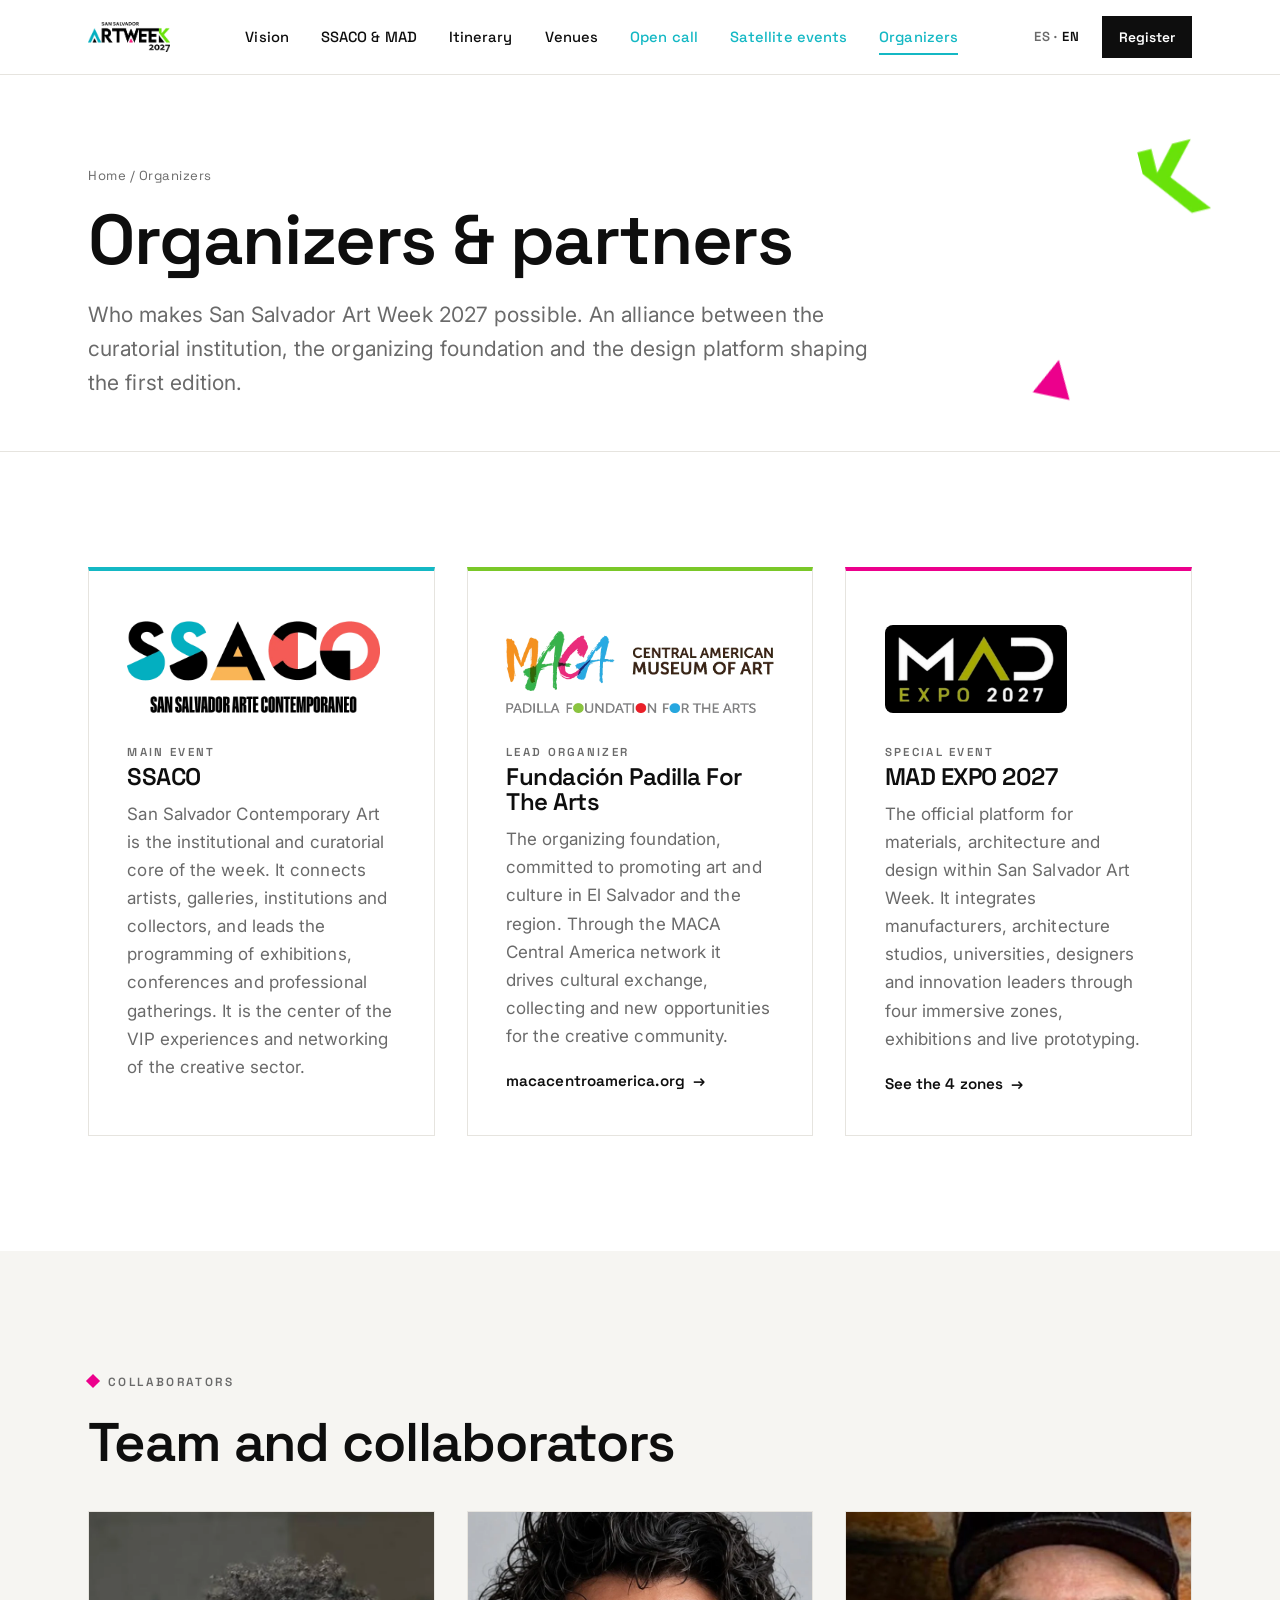
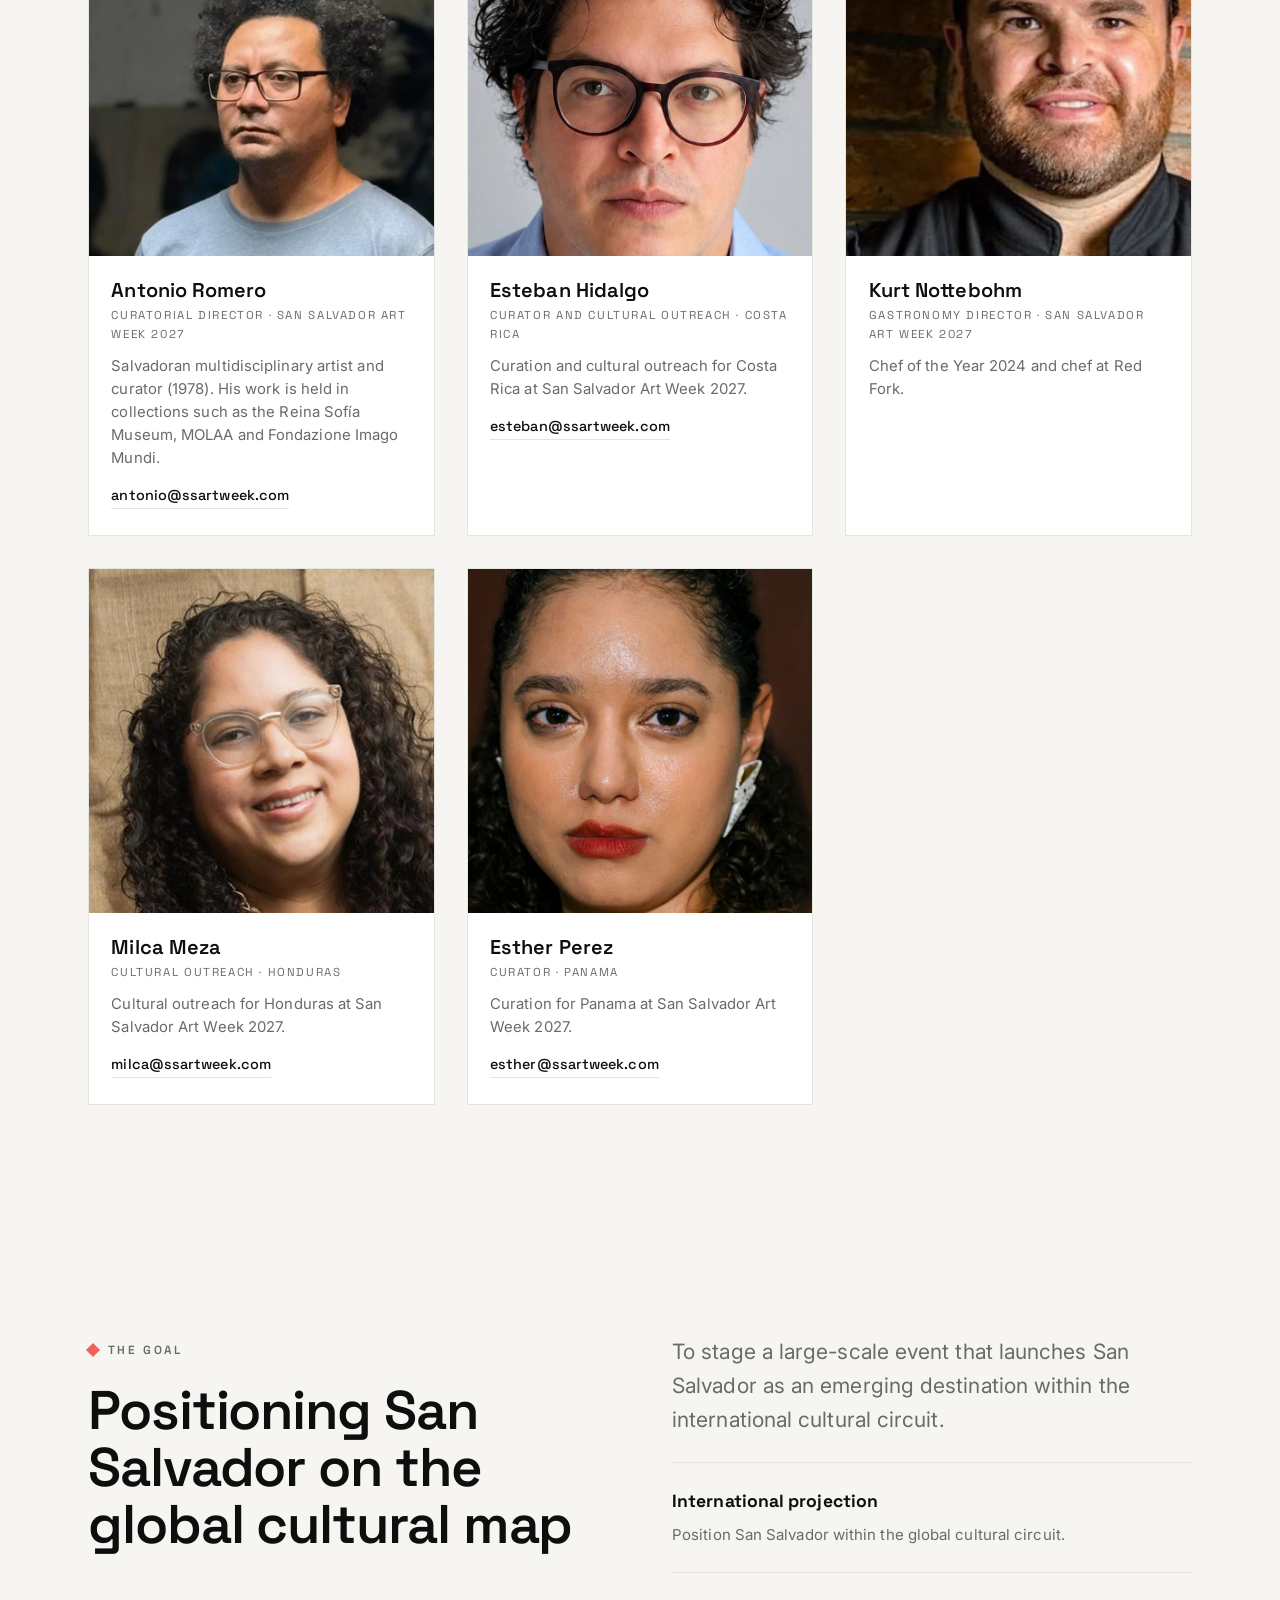
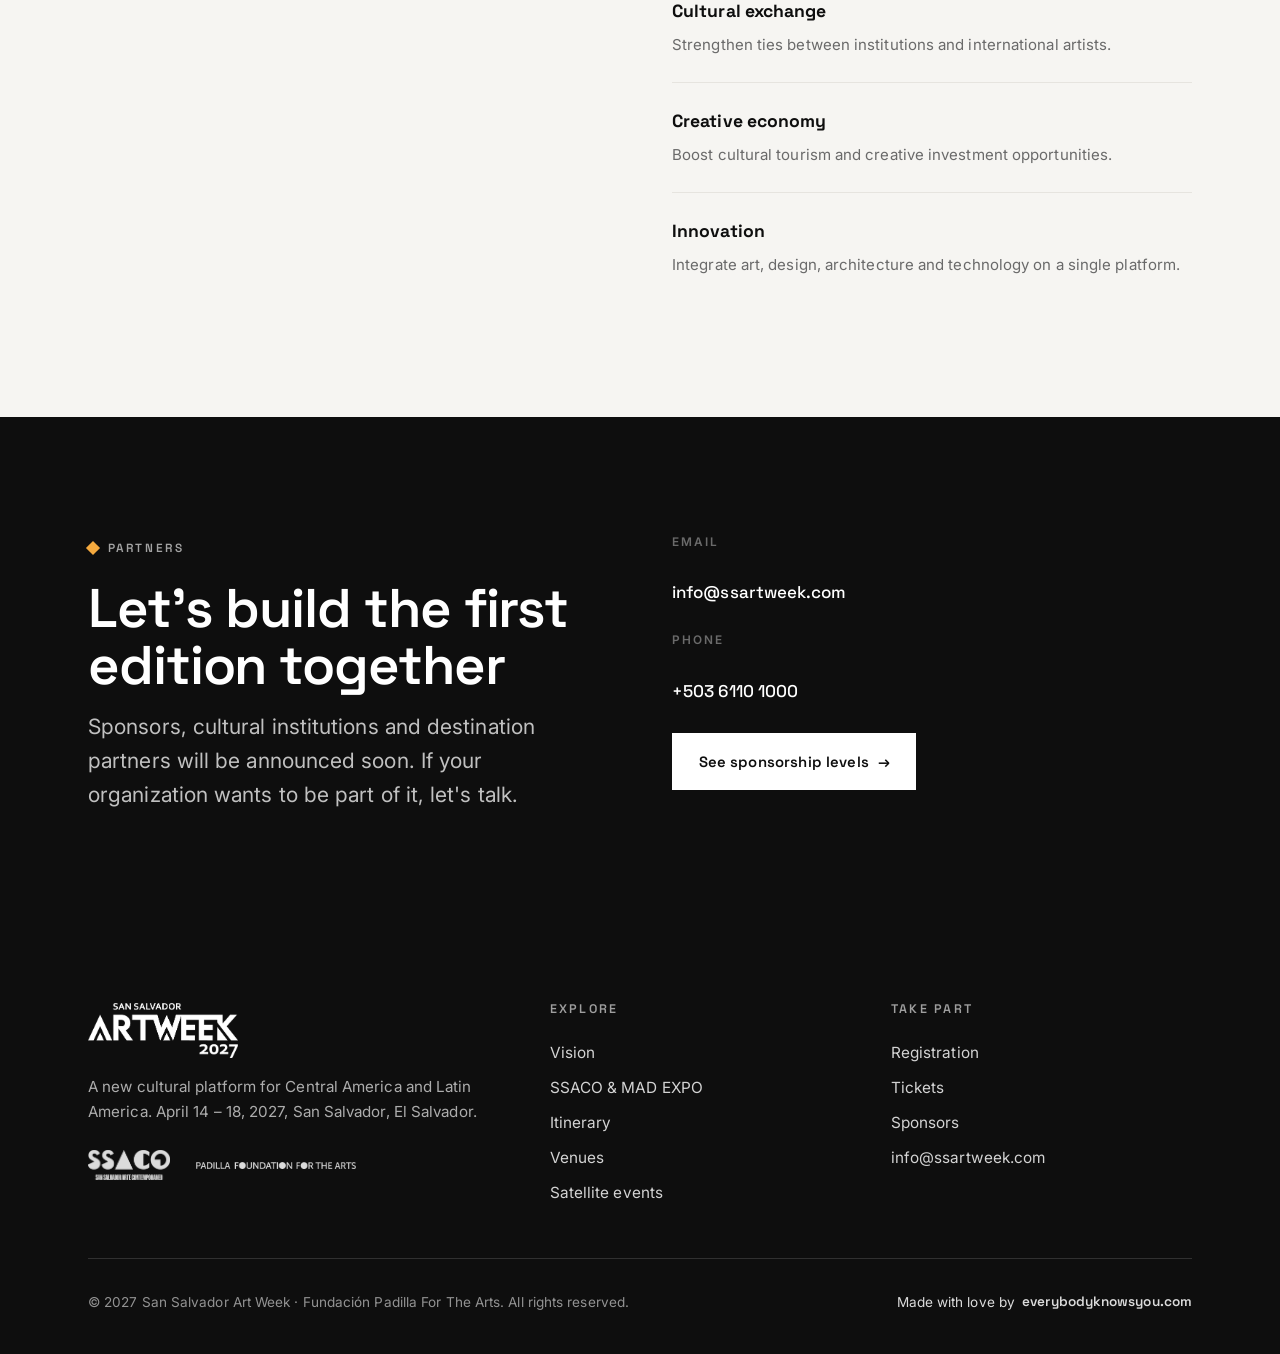
<file: en/organizadores.html>
<!DOCTYPE html>
<html lang="en">
<head>
  <meta charset="UTF-8">
  <meta name="viewport" content="width=device-width, initial-scale=1.0">
  <title>Organizers &amp; Partners · San Salvador Art Week 2027</title>
  <meta name="description" content="Who makes San Salvador Art Week 2027 possible: SSACO (San Salvador Contemporary Art), Fundación Padilla For The Arts and MAD EXPO 2027.">
  <meta name="keywords" content="SSACO, San Salvador Contemporary Art, Fundación Padilla For The Arts, MAD Expo, organizers, partners, MACA Central America">
  <link rel="canonical" href="https://ssartweek.com/en/organizadores.html">
  <link rel="alternate" hreflang="en" href="https://ssartweek.com/en/organizadores.html">
  <link rel="alternate" hreflang="es" href="https://ssartweek.com/organizadores.html">
  <link rel="alternate" hreflang="x-default" href="https://ssartweek.com/organizadores.html">
  <meta property="og:title" content="Organizers &amp; Partners · San Salvador Art Week 2027">
  <meta property="og:description" content="SSACO, Fundación Padilla For The Arts and MAD EXPO 2027.">
  <meta property="og:type" content="website">
  <meta property="og:url" content="https://ssartweek.com/en/organizadores.html">
  <meta property="og:image" content="https://ssartweek.com/assets/images/social-share/ssartweek-share.jpg">
  <meta property="og:site_name" content="San Salvador Art Week">
  <meta property="og:locale" content="en_US">
  <meta property="og:locale:alternate" content="es_SV">
  <meta name="robots" content="index, follow, max-image-preview:large">
  <meta name="theme-color" content="#0E0E0E">
  <link rel="icon" href="../favicon.ico" sizes="any">
  <link rel="icon" type="image/png" sizes="32x32" href="../favicon-32x32.png">
  <link rel="apple-touch-icon" sizes="180x180" href="../apple-touch-icon.png">
  <link rel="manifest" href="../site.webmanifest">
  <link rel="preconnect" href="https://fonts.googleapis.com">
  <link rel="preconnect" href="https://fonts.gstatic.com" crossorigin>
  <link rel="stylesheet" href="https://fonts.googleapis.com/css2?family=Inter:wght@400;500;600&family=Space+Grotesk:wght@400;500;600;700&display=swap" media="print" onload="this.media='all'">
  <noscript><link rel="stylesheet" href="https://fonts.googleapis.com/css2?family=Inter:wght@400;500;600&family=Space+Grotesk:wght@400;500;600;700&display=swap"></noscript>
  <link rel="stylesheet" href="../assets/css/tokens.css?v=3">
  <link rel="stylesheet" href="../assets/css/styles.css?v=3">
</head>
<body>

  <header class="site-header">
    <div class="wrap nav">
      <a class="brand" href="index.html" aria-label="San Salvador Art Week · home">
        <img src="../assets/images/logos/artweek.webp" alt="San Salvador Art Week 2027" width="120" height="44">
      </a>
      <nav class="nav-links" aria-label="Main navigation">
        <a href="index.html#vision">Vision</a>
        <a href="index.html#highlights">SSACO &amp; MAD</a>
        <a href="index.html#itinerario">Itinerary</a>
        <a href="index.html#sedes">Venues</a>
        <a href="convocatoria.html" class="nav-page">Open call</a>
        <a href="satelite.html" class="nav-page">Satellite events</a>
        <a href="organizadores.html" class="nav-page active">Organizers</a>
      </nav>
      <div class="nav-right">
        <div class="lang" aria-label="Language"><a href="../organizadores.html">ES</a> · <span class="active">EN</span></div>
        <a class="nav-cta" href="index.html#inscripcion">Register</a>
        <button class="menu-toggle" aria-label="Open menu" aria-expanded="false">≡</button>
      </div>
    </div>
  </header>

  <main>
    <section class="page-hero">
      <span class="deco" style="top:18%;right:6%;width:58px;--rot:-14deg"><img src="../assets/images/elements/el7.webp" alt="" aria-hidden="true"></span>
      <span class="deco" style="bottom:14%;right:16%;width:40px;--rot:12deg"><img src="../assets/images/elements/triangle-magenta.svg" alt="" aria-hidden="true"></span>
      <div class="wrap">
        <p class="breadcrumb"><a href="index.html">Home</a> / Organizers</p>
        <h1>Organizers &amp; partners</h1>
        <p class="lead">Who makes San Salvador Art Week 2027 possible. An alliance between the curatorial institution, the organizing foundation and the design platform shaping the first edition.</p>
      </div>
    </section>

    <section class="section">
      <div class="wrap grid grid-3">
        <article class="org reveal" id="ssaco" style="border-top:4px solid var(--teal)">
          <div class="org__logo"><img class="logo-ssaco" src="../assets/images/logos/ssaco.webp" alt="SSACO · San Salvador Contemporary Art"></div>
          <span class="feature__tag">Main event</span>
          <h3>SSACO</h3>
          <p>San Salvador Contemporary Art is the institutional and curatorial core of the week. It connects artists, galleries, institutions and collectors, and leads the programming of exhibitions, conferences and professional gatherings. It is the center of the VIP experiences and networking of the creative sector.</p>
        </article>
        <article class="org reveal" id="fundacion" style="border-top:4px solid var(--lime)">
          <div class="org__logo org__logo--stack"><img class="logo-maca" src="../assets/images/logos/maca.webp" alt="MACA · Central American Museum of Art"><img class="logo-padilla" src="../assets/images/logos/padilla-foundation.webp" alt="Fundación Padilla For The Arts"></div>
          <span class="feature__tag">Lead organizer</span>
          <h3>Fundación Padilla For The Arts</h3>
          <p>The organizing foundation, committed to promoting art and culture in El Salvador and the region. Through the MACA Central America network it drives cultural exchange, collecting and new opportunities for the creative community.</p>
          <a class="feature__link" href="https://macacentroamerica.org/" target="_blank" rel="noopener">macacentroamerica.org <span class="arrow">→</span></a>
        </article>
        <article class="org reveal" id="mad" style="border-top:4px solid var(--magenta)">
          <div class="org__logo"><img class="logo-mad" src="../assets/images/logos/mad-expo.webp" alt="MAD EXPO 2027 · Materials, Architecture and Design"></div>
          <span class="feature__tag">Special event</span>
          <h3>MAD EXPO 2027</h3>
          <p>The official platform for materials, architecture and design within San Salvador Art Week. It integrates manufacturers, architecture studios, universities, designers and innovation leaders through four immersive zones, exhibitions and live prototyping.</p>
          <a class="feature__link" href="index.html#highlights">See the 4 zones <span class="arrow">→</span></a>
        </article>
      </div>
    </section>

    <!-- COLLABORATORS -->
    <section class="section section--surface">
      <div class="wrap">
        <div class="reveal" style="max-width:760px;margin-bottom:2.5rem">
          <p class="kicker" style="--dot:var(--magenta)">Collaborators</p>
          <h2 class="h-lg">Team and collaborators</h2>
        </div>
        <div class="team reveal">
          <article class="team__card">
            <img class="team__photo" src="../assets/images/team/team-antonio-romero.webp" alt="Antonio Romero, Curatorial Director of San Salvador Art Week 2027" loading="lazy" width="760" height="760">
            <div class="team__body">
              <div class="team__name">Antonio Romero</div>
              <div class="team__role">Curatorial Director · San Salvador Art Week 2027</div>
              <p class="team__bio">Salvadoran multidisciplinary artist and curator (1978). His work is held in collections such as the Reina Sofía Museum, MOLAA and Fondazione Imago Mundi.</p>
              <a class="team__email" href="mailto:antonio@ssartweek.com">antonio@ssartweek.com</a>
            </div>
          </article>
          <article class="team__card">
            <img class="team__photo" src="../assets/images/team/team-esteban-hidalgo.webp" alt="Esteban Hidalgo, curator and cultural outreach, Costa Rica" loading="lazy" width="760" height="760">
            <div class="team__body">
              <div class="team__name">Esteban Hidalgo</div>
              <div class="team__role">Curator and cultural outreach · Costa Rica</div>
              <p class="team__bio">Curation and cultural outreach for Costa Rica at San Salvador Art Week 2027.</p>
              <a class="team__email" href="mailto:esteban@ssartweek.com">esteban@ssartweek.com</a>
            </div>
          </article>
          <article class="team__card">
            <img class="team__photo" src="../assets/images/team/team-kurt-nottebohm.webp" alt="Chef Kurt Nottebohm, Gastronomy Director of San Salvador Art Week 2027" loading="lazy" width="760" height="760">
            <div class="team__body">
              <div class="team__name">Kurt Nottebohm</div>
              <div class="team__role">Gastronomy Director · San Salvador Art Week 2027</div>
              <p class="team__bio">Chef of the Year 2024 and chef at Red Fork.</p>
            </div>
          </article>
          <article class="team__card">
            <img class="team__photo" src="../assets/images/team/team-milca-meza.webp" alt="Milca Meza, cultural outreach for San Salvador Art Week in Honduras" loading="lazy" width="760" height="760">
            <div class="team__body">
              <div class="team__name">Milca Meza</div>
              <div class="team__role">Cultural outreach · Honduras</div>
              <p class="team__bio">Cultural outreach for Honduras at San Salvador Art Week 2027.</p>
              <a class="team__email" href="mailto:milca@ssartweek.com">milca@ssartweek.com</a>
            </div>
          </article>
          <article class="team__card">
            <img class="team__photo" src="../assets/images/team/team-esther-perez.webp" alt="Esther Perez, curator of San Salvador Art Week in Panama" loading="lazy" width="760" height="760">
            <div class="team__body">
              <div class="team__name">Esther Perez</div>
              <div class="team__role">Curator · Panama</div>
              <p class="team__bio">Curation for Panama at San Salvador Art Week 2027.</p>
              <a class="team__email" href="mailto:esther@ssartweek.com">esther@ssartweek.com</a>
            </div>
          </article>
        </div>
      </div>
    </section>

    <section class="section section--surface">
      <div class="wrap split">
        <div class="reveal">
          <p class="kicker" style="--dot:var(--coral)">The goal</p>
          <h2 class="h-lg">Positioning San Salvador on the global cultural map</h2>
        </div>
        <div class="reveal">
          <p class="lead">To stage a large-scale event that launches San Salvador as an emerging destination within the international cultural circuit.</p>
          <div style="margin-top:1.6rem">
            <div class="zone" style="--bar:var(--teal)"><b>International projection</b><span>Position San Salvador within the global cultural circuit.</span></div>
            <div class="zone"><b>Cultural exchange</b><span>Strengthen ties between institutions and international artists.</span></div>
            <div class="zone"><b>Creative economy</b><span>Boost cultural tourism and creative investment opportunities.</span></div>
            <div class="zone"><b>Innovation</b><span>Integrate art, design, architecture and technology on a single platform.</span></div>
          </div>
        </div>
      </div>
    </section>

    <section class="section section--ink">
      <div class="wrap split">
        <div class="reveal">
          <p class="kicker" style="--dot:var(--amber)">Partners</p>
          <h2 class="h-lg">Let's build the first edition together</h2>
          <p class="lead" style="margin-top:1rem">Sponsors, cultural institutions and destination partners will be announced soon. If your organization wants to be part of it, let's talk.</p>
        </div>
        <div class="reveal">
          <span class="contact-label">Email</span>
          <p class="contact-row"><a href="mailto:info@ssartweek.com">info@ssartweek.com</a></p>
          <span class="contact-label" style="margin-top:1.6rem">Phone</span>
          <p class="contact-row"><a href="tel:+50361101000">+503 6110 1000</a></p>
          <div style="margin-top:1.8rem"><a class="btn btn--on-ink" href="index.html#partners">See sponsorship levels <span class="arrow">→</span></a></div>
        </div>
      </div>
    </section>
  </main>

  <footer class="site-footer">
    <div class="wrap">
      <div class="footer-top">
        <div class="footer-brand">
          <img src="../assets/images/logos/artweek.webp" alt="San Salvador Art Week 2027" width="150" height="55" style="filter:brightness(0) invert(1)">
          <p>A new cultural platform for Central America and Latin America. April 14 – 18, 2027, San Salvador, El Salvador.</p>
          <div class="footer-orgs">
            <img src="../assets/images/logos/ssaco.webp" alt="SSACO">
            <img src="../assets/images/logos/padilla-foundation.webp" alt="Fundación Padilla For The Arts">
          </div>
        </div>
        <div>
          <h4>Explore</h4>
          <a href="index.html#vision">Vision</a>
          <a href="index.html#highlights">SSACO &amp; MAD EXPO</a>
          <a href="index.html#itinerario">Itinerary</a>
          <a href="index.html#sedes">Venues</a>
          <a href="satelite.html">Satellite events</a>
        </div>
        <div>
          <h4>Take part</h4>
          <a href="index.html#inscripcion">Registration</a>
          <a href="index.html#inscripcion">Tickets</a>
          <a href="index.html#partners">Sponsors</a>
          <a href="mailto:info@ssartweek.com">info@ssartweek.com</a>
        </div>
      </div>
      <div class="footer-bottom">
        <small>© 2027 San Salvador Art Week · Fundación Padilla For The Arts. All rights reserved.</small>
        <a class="eky-credit" href="https://everybodyknowsyou.com" target="_blank" rel="noopener" aria-label="Made with love by everybodyknowsyou.com">
          <span class="eky-credit__text">Made with love by</span>
          <strong class="eky-credit__name">everybodyknowsyou.com</strong>
        </a>
      </div>
    </div>
  </footer>

  <script src="../assets/js/main.js" defer></script>
</body>
</html>
</file>
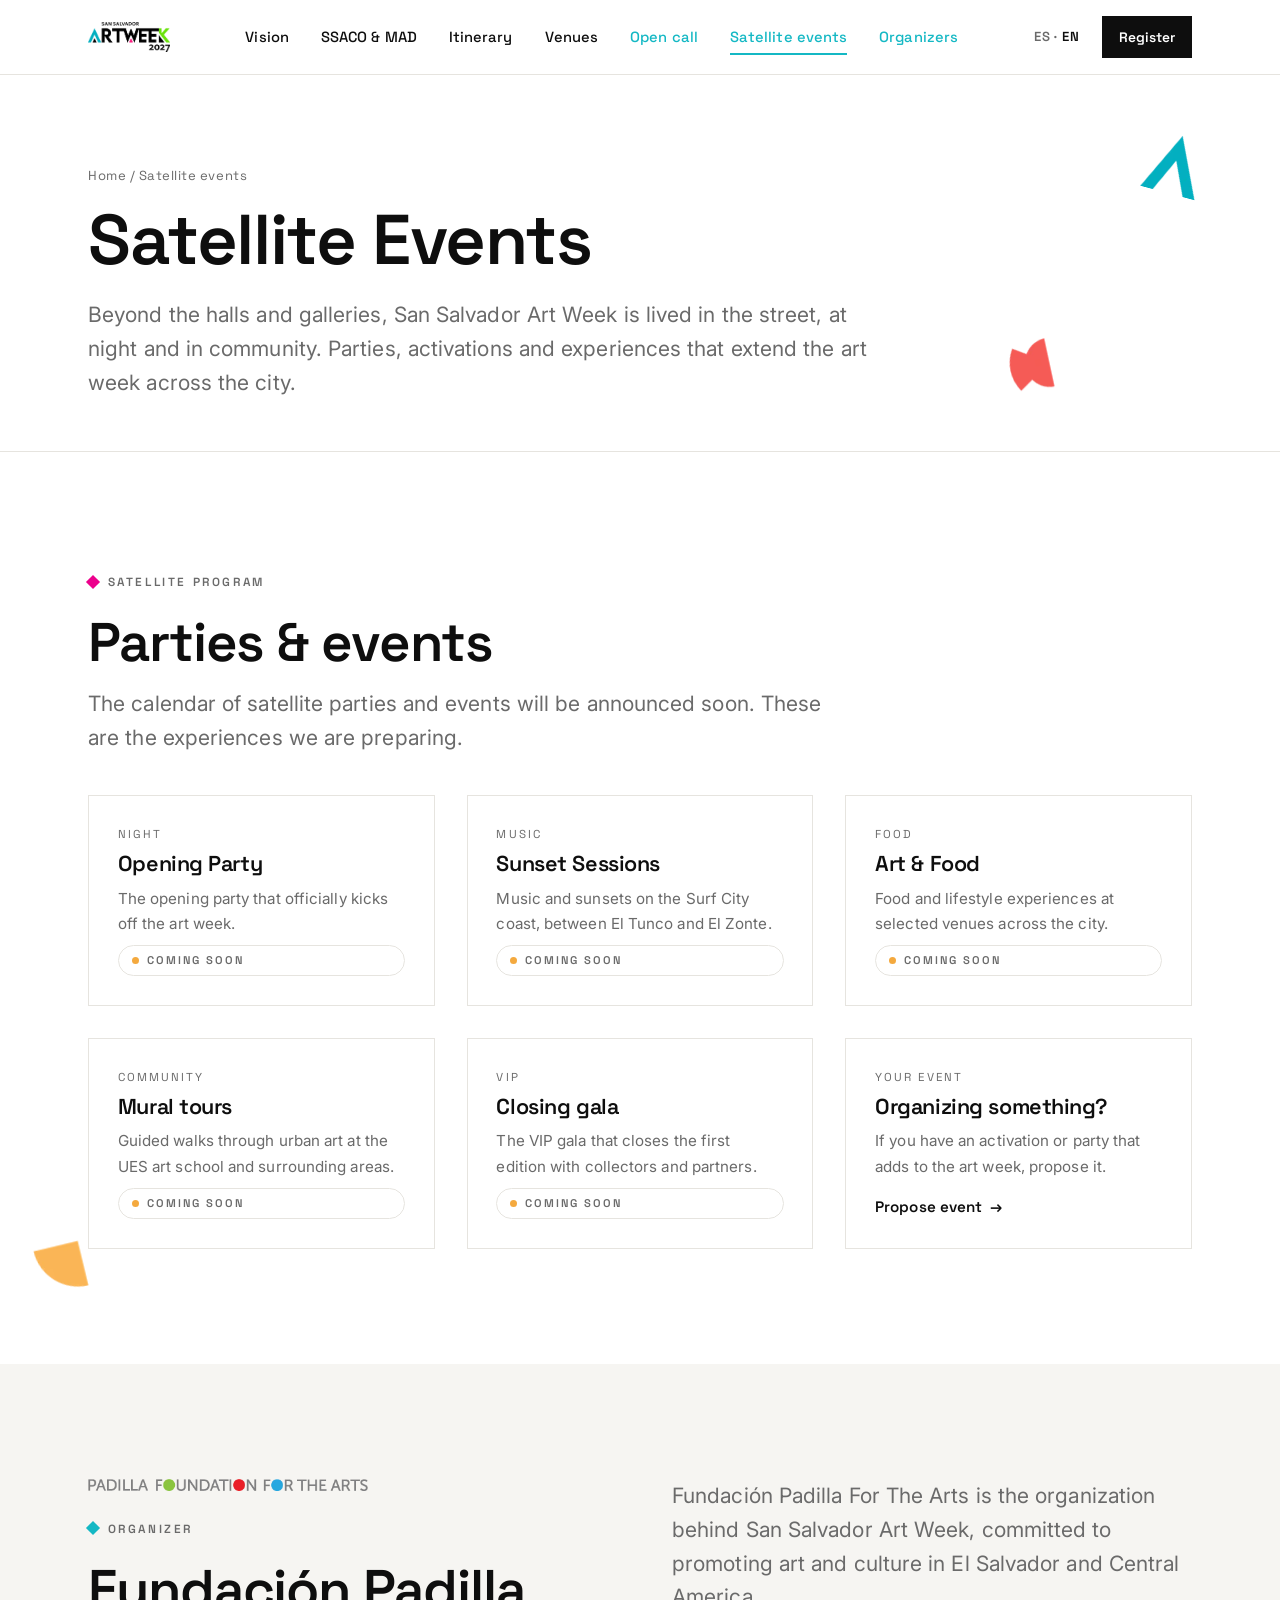
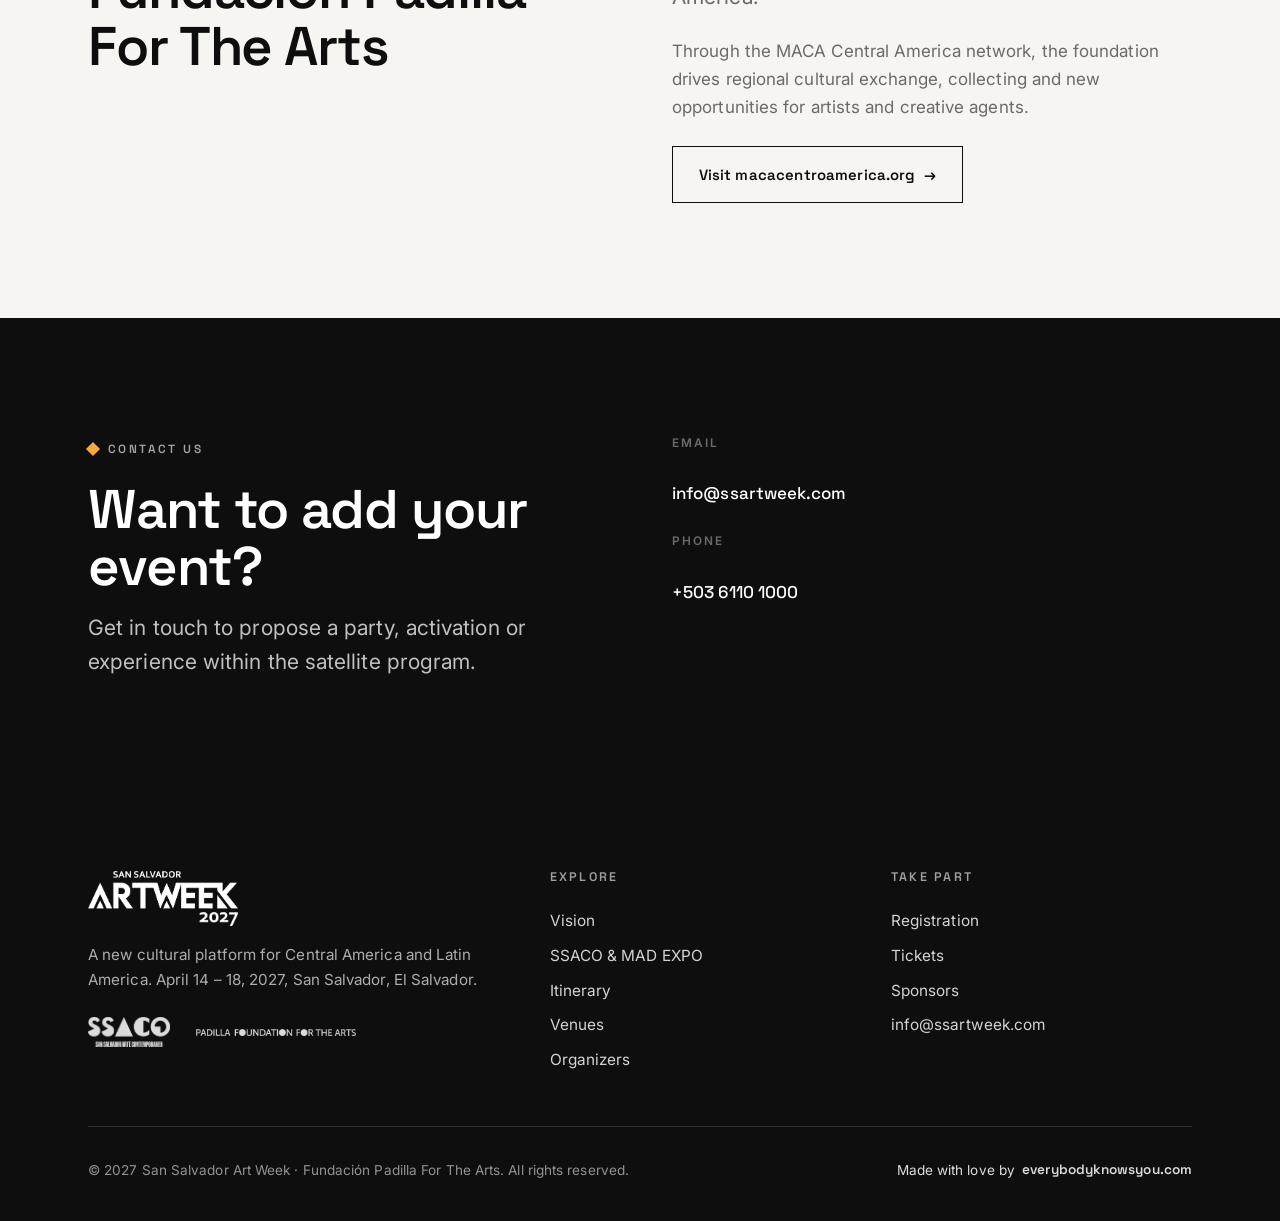
<file: en/satelite.html>
<!DOCTYPE html>
<html lang="en">
<head>
  <meta charset="UTF-8">
  <meta name="viewport" content="width=device-width, initial-scale=1.0">
  <title>Satellite Events · San Salvador Art Week 2027</title>
  <meta name="description" content="Satellite events of San Salvador Art Week 2027: parties, cultural activations and Fundación Padilla For The Arts. April 14 to 18, 2027.">
  <meta name="keywords" content="satellite events, San Salvador Art Week, parties, Fundación Padilla For The Arts, MACA, art El Salvador">
  <link rel="canonical" href="https://ssartweek.com/en/satelite.html">
  <link rel="alternate" hreflang="en" href="https://ssartweek.com/en/satelite.html">
  <link rel="alternate" hreflang="es" href="https://ssartweek.com/satelite.html">
  <link rel="alternate" hreflang="x-default" href="https://ssartweek.com/satelite.html">
  <meta property="og:title" content="Satellite Events · San Salvador Art Week 2027">
  <meta property="og:description" content="Parties, cultural activations and Fundación Padilla For The Arts.">
  <meta property="og:type" content="website">
  <meta property="og:url" content="https://ssartweek.com/en/satelite.html">
  <meta property="og:image" content="https://ssartweek.com/assets/images/social-share/ssartweek-share.jpg">
  <meta property="og:site_name" content="San Salvador Art Week">
  <meta property="og:locale" content="en_US">
  <meta property="og:locale:alternate" content="es_SV">
  <meta name="robots" content="index, follow, max-image-preview:large">
  <meta name="theme-color" content="#0E0E0E">
  <link rel="icon" href="../favicon.ico" sizes="any">
  <link rel="icon" type="image/png" sizes="32x32" href="../favicon-32x32.png">
  <link rel="apple-touch-icon" sizes="180x180" href="../apple-touch-icon.png">
  <link rel="manifest" href="../site.webmanifest">
  <link rel="preconnect" href="https://fonts.googleapis.com">
  <link rel="preconnect" href="https://fonts.gstatic.com" crossorigin>
  <link rel="stylesheet" href="https://fonts.googleapis.com/css2?family=Inter:wght@400;500;600&family=Space+Grotesk:wght@400;500;600;700&display=swap" media="print" onload="this.media='all'">
  <noscript><link rel="stylesheet" href="https://fonts.googleapis.com/css2?family=Inter:wght@400;500;600&family=Space+Grotesk:wght@400;500;600;700&display=swap"></noscript>
  <link rel="stylesheet" href="../assets/css/tokens.css?v=3">
  <link rel="stylesheet" href="../assets/css/styles.css?v=3">
</head>
<body>

  <header class="site-header">
    <div class="wrap nav">
      <a class="brand" href="index.html" aria-label="San Salvador Art Week · home">
        <img src="../assets/images/logos/artweek.webp" alt="San Salvador Art Week 2027" width="120" height="44">
      </a>
      <nav class="nav-links" aria-label="Main navigation">
        <a href="index.html#vision">Vision</a>
        <a href="index.html#highlights">SSACO &amp; MAD</a>
        <a href="index.html#itinerario">Itinerary</a>
        <a href="index.html#sedes">Venues</a>
        <a href="convocatoria.html" class="nav-page">Open call</a>
        <a href="satelite.html" class="nav-page active">Satellite events</a>
        <a href="organizadores.html" class="nav-page">Organizers</a>
      </nav>
      <div class="nav-right">
        <div class="lang" aria-label="Language"><a href="../satelite.html">ES</a> · <span class="active">EN</span></div>
        <a class="nav-cta" href="index.html#inscripcion">Register</a>
        <button class="menu-toggle" aria-label="Open menu" aria-expanded="false">≡</button>
      </div>
    </div>
  </header>

  <main>
    <section class="page-hero">
      <span class="deco" style="top:16%;right:6%;width:56px;--rot:15deg"><img src="../assets/images/elements/el5.webp" alt="" aria-hidden="true"></span>
      <span class="deco" style="bottom:16%;right:18%;width:40px;--rot:-12deg"><img src="../assets/images/elements/el8.webp" alt="" aria-hidden="true"></span>
      <div class="wrap">
        <p class="breadcrumb"><a href="index.html">Home</a> / Satellite events</p>
        <h1>Satellite Events</h1>
        <p class="lead">Beyond the halls and galleries, San Salvador Art Week is lived in the street, at night and in community. Parties, activations and experiences that extend the art week across the city.</p>
      </div>
    </section>

    <section class="section">
      <span class="deco" style="bottom:8%;left:3%;width:46px;--rot:-13deg"><img src="../assets/images/elements/el4.webp" alt="" aria-hidden="true"></span>
      <div class="wrap">
        <div class="reveal" style="max-width:760px;margin-bottom:2.5rem">
          <p class="kicker" style="--dot:var(--magenta)">Satellite program</p>
          <h2 class="h-lg">Parties &amp; events</h2>
          <p class="lead" style="margin-top:1rem">The calendar of satellite parties and events will be announced soon. These are the experiences we are preparing.</p>
        </div>
        <div class="grid grid-3 reveal">
          <article class="ev"><span class="ev-cat">Night</span><h3>Opening Party</h3><p>The opening party that officially kicks off the art week.</p><span class="soon">Coming soon</span></article>
          <article class="ev"><span class="ev-cat">Music</span><h3>Sunset Sessions</h3><p>Music and sunsets on the Surf City coast, between El Tunco and El Zonte.</p><span class="soon">Coming soon</span></article>
          <article class="ev"><span class="ev-cat">Food</span><h3>Art &amp; Food</h3><p>Food and lifestyle experiences at selected venues across the city.</p><span class="soon">Coming soon</span></article>
          <article class="ev"><span class="ev-cat">Community</span><h3>Mural tours</h3><p>Guided walks through urban art at the UES art school and surrounding areas.</p><span class="soon">Coming soon</span></article>
          <article class="ev"><span class="ev-cat">VIP</span><h3>Closing gala</h3><p>The VIP gala that closes the first edition with collectors and partners.</p><span class="soon">Coming soon</span></article>
          <article class="ev"><span class="ev-cat">Your event</span><h3>Organizing something?</h3><p>If you have an activation or party that adds to the art week, propose it.</p><a class="feature__link" href="mailto:info@ssartweek.com" style="color:var(--ink)">Propose event <span class="arrow">→</span></a></article>
        </div>
      </div>
    </section>

    <section class="section section--surface">
      <div class="wrap split">
        <div class="reveal">
          <img class="logo-padilla" src="../assets/images/logos/padilla-foundation.webp" alt="Fundación Padilla For The Arts" style="margin-bottom:1.4rem">
          <p class="kicker" style="--dot:var(--teal)">Organizer</p>
          <h2 class="h-lg">Fundación Padilla For The Arts</h2>
        </div>
        <div class="reveal">
          <p class="lead">Fundación Padilla For The Arts is the organization behind San Salvador Art Week, committed to promoting art and culture in El Salvador and Central America.</p>
          <p style="margin-top:1.4rem;color:var(--muted)">Through the MACA Central America network, the foundation drives regional cultural exchange, collecting and new opportunities for artists and creative agents.</p>
          <a class="btn btn--ghost" href="https://macacentroamerica.org/" target="_blank" rel="noopener" style="margin-top:1.6rem">Visit macacentroamerica.org <span class="arrow">→</span></a>
        </div>
      </div>
    </section>

    <section class="section section--ink">
      <div class="wrap split">
        <div class="reveal">
          <p class="kicker" style="--dot:var(--amber)">Contact us</p>
          <h2 class="h-lg">Want to add your event?</h2>
          <p class="lead" style="margin-top:1rem">Get in touch to propose a party, activation or experience within the satellite program.</p>
        </div>
        <div class="reveal">
          <span class="contact-label">Email</span>
          <p class="contact-row"><a href="mailto:info@ssartweek.com">info@ssartweek.com</a></p>
          <span class="contact-label" style="margin-top:1.6rem">Phone</span>
          <p class="contact-row"><a href="tel:+50361101000">+503 6110 1000</a></p>
        </div>
      </div>
    </section>
  </main>

  <footer class="site-footer">
    <div class="wrap">
      <div class="footer-top">
        <div class="footer-brand">
          <img src="../assets/images/logos/artweek.webp" alt="San Salvador Art Week 2027" width="150" height="55" style="filter:brightness(0) invert(1)">
          <p>A new cultural platform for Central America and Latin America. April 14 – 18, 2027, San Salvador, El Salvador.</p>
          <div class="footer-orgs">
            <img src="../assets/images/logos/ssaco.webp" alt="SSACO">
            <img src="../assets/images/logos/padilla-foundation.webp" alt="Fundación Padilla For The Arts">
          </div>
        </div>
        <div>
          <h4>Explore</h4>
          <a href="index.html#vision">Vision</a>
          <a href="index.html#highlights">SSACO &amp; MAD EXPO</a>
          <a href="index.html#itinerario">Itinerary</a>
          <a href="index.html#sedes">Venues</a>
          <a href="organizadores.html" class="nav-page">Organizers</a>
        </div>
        <div>
          <h4>Take part</h4>
          <a href="index.html#inscripcion">Registration</a>
          <a href="index.html#inscripcion">Tickets</a>
          <a href="index.html#partners">Sponsors</a>
          <a href="mailto:info@ssartweek.com">info@ssartweek.com</a>
        </div>
      </div>
      <div class="footer-bottom">
        <small>© 2027 San Salvador Art Week · Fundación Padilla For The Arts. All rights reserved.</small>
        <a class="eky-credit" href="https://everybodyknowsyou.com" target="_blank" rel="noopener" aria-label="Made with love by everybodyknowsyou.com">
          <span class="eky-credit__text">Made with love by</span>
          <strong class="eky-credit__name">everybodyknowsyou.com</strong>
        </a>
      </div>
    </div>
  </footer>

  <script src="../assets/js/main.js" defer></script>
</body>
</html>
</file>
<file: assets/css/tokens.css>
/* tokens.css · COLORS + FONTS only. The single source of truth. Edit this to re-skin. */
:root{
  /* Brand palette · San Salvador Art Week (from the ARTWEEK + SSACO marks) */
  --bg:        #FFFFFF;   /* page background */
  --ink:       #0E0E0E;   /* main text */
  --muted:     #6A6A6A;   /* secondary text */
  --line:      #E6E4DF;   /* hairline rules / borders */
  --surface:   #F6F5F2;   /* alt sections / cards */

  /* Accent palette · used sparingly, editorial style */
  --teal:      #14B8C4;
  --magenta:   #EC008C;
  --lime:      #7AC829;
  --coral:     #F0625B;
  --amber:     #F4A93E;

  --accent:    var(--ink);     /* primary text/links stay ink in the minimal system */
  --accent-2:  var(--magenta); /* the single hot accent for CTAs / active states */

  /* Footer credit colors (read by the EKY credit logo) */
  --footer-bg: var(--ink);
  --footer-fg: #FFFFFF;

  /* Fonts */
  --font-display: 'Space Grotesk', system-ui, -apple-system, sans-serif;
  --font-body:    'Inter', system-ui, -apple-system, sans-serif;

  /* Layout */
  --max: 1200px;
}
</file>
<file: assets/css/styles.css>
/* styles.css · references tokens.css. No raw hex outside tokens (accents come from vars). */

/* ---------- reset ---------- */
*{margin:0;padding:0;box-sizing:border-box}
html{scroll-behavior:smooth;-webkit-text-size-adjust:100%}
body{font-family:var(--font-body);color:var(--ink);background:var(--bg);line-height:1.65;font-size:17px;letter-spacing:.005em;overflow-x:hidden}
img{max-width:100%;display:block}
a{color:inherit;text-decoration:none}
ul{list-style:none}
h1,h2,h3,h4{font-family:var(--font-display);line-height:1.05;font-weight:600;letter-spacing:-.02em}

/* ---------- layout helpers ---------- */
.wrap{max-width:var(--max);margin:0 auto;padding:0 clamp(1.25rem,5vw,3rem)}
.section{padding:clamp(4.5rem,9vw,8rem) 0;position:relative}
.section > .wrap{position:relative;z-index:2}
.section--tight{padding:clamp(3rem,6vw,5rem) 0}
.section--surface{background:var(--surface)}
.section--ink{background:var(--ink);color:var(--bg)}
.rule{height:1px;background:var(--line);border:0}

/* kicker / eyebrow label */
.kicker{display:inline-flex;align-items:center;gap:.6rem;font-family:var(--font-display);font-size:.74rem;font-weight:600;letter-spacing:.22em;text-transform:uppercase;color:var(--muted);margin-bottom:1.4rem}
.kicker::before{content:"";width:10px;height:10px;background:var(--dot,var(--magenta));display:inline-block;transform:rotate(45deg)}
.section--ink .kicker{color:rgba(255,255,255,.62)}

/* headings */
.h-xl{font-size:clamp(2.6rem,7vw,5.4rem);line-height:.98}
.h-lg{font-size:clamp(2rem,4.6vw,3.4rem)}
.h-md{font-size:clamp(1.5rem,3vw,2.1rem)}
.lead{font-size:clamp(1.1rem,1.7vw,1.32rem);line-height:1.6;color:var(--muted);max-width:62ch;font-weight:400}
.section--ink .lead{color:rgba(255,255,255,.74)}
.measure{max-width:64ch}

/* buttons */
.btn{display:inline-flex;align-items:center;gap:.55rem;font-family:var(--font-display);font-weight:600;font-size:.93rem;letter-spacing:.01em;padding:.95rem 1.6rem;border:1px solid var(--ink);border-radius:0;background:var(--ink);color:var(--bg);transition:transform .25s ease,background .25s ease,color .25s ease,opacity .25s ease;cursor:pointer}
.btn:hover{transform:translateY(-2px)}
.btn--ghost{background:transparent;color:var(--ink)}
.btn--ghost:hover{background:var(--ink);color:var(--bg)}
.btn--on-ink{background:var(--bg);color:var(--ink);border-color:var(--bg)}
.btn--on-ink:hover{opacity:.86}
.btn[aria-disabled="true"],.btn.is-disabled{background:transparent;color:var(--muted);border-color:var(--line);cursor:not-allowed;pointer-events:none}
.btn .arrow{transition:transform .25s ease}
.btn:hover .arrow{transform:translateX(3px)}

/* small "Próximamente" tag */
.soon{display:inline-flex;align-items:center;gap:.5rem;font-family:var(--font-display);font-size:.7rem;font-weight:600;letter-spacing:.18em;text-transform:uppercase;color:var(--muted);border:1px solid var(--line);border-radius:100px;padding:.32rem .8rem}
.soon::before{content:"";width:7px;height:7px;border-radius:50%;background:var(--amber);animation:pulse 2s infinite}
@keyframes pulse{0%,100%{opacity:1}50%{opacity:.3}}

/* ---------- header / nav ---------- */
.site-header{position:sticky;top:0;z-index:200;background:rgba(255,255,255,.82);backdrop-filter:saturate(150%) blur(12px);border-bottom:1px solid var(--line)}
.nav{display:flex;align-items:center;justify-content:space-between;height:74px;gap:1.5rem}
.brand{display:flex;align-items:center;gap:.7rem;flex-shrink:0}
.brand img{height:30px;width:auto;max-width:none;flex-shrink:0}
.nav-links{display:flex;align-items:center;gap:2rem}
.nav-links a{font-family:var(--font-display);font-size:.92rem;font-weight:500;color:var(--ink);position:relative;padding:.2rem 0}
.nav-links a::after{content:"";position:absolute;left:0;bottom:-3px;width:0;height:2px;background:var(--magenta);transition:width .25s ease}
.nav-links a:hover::after,.nav-links a.active::after{width:100%}
.nav-right{display:flex;align-items:center;gap:1.4rem}
.lang{font-family:var(--font-display);font-size:.82rem;font-weight:600;letter-spacing:.06em;color:var(--muted)}
.lang .active{color:var(--ink)}
.lang a:hover{color:var(--ink)}
.nav-cta{font-family:var(--font-display);font-weight:600;font-size:.86rem;padding:.6rem 1.05rem;background:var(--ink);color:var(--bg);transition:transform .2s ease}
.nav-cta:hover{transform:translateY(-2px)}
.menu-toggle{display:none;background:none;border:0;cursor:pointer;font-size:1.5rem;color:var(--ink);line-height:1}

/* ---------- hero ---------- */
.hero{position:relative;padding:clamp(3.5rem,8vw,7rem) 0 clamp(3rem,6vw,5rem);overflow:hidden}
.hero .wrap{position:relative;z-index:2}
.hero__dates{font-family:var(--font-display);font-weight:600;letter-spacing:.04em;font-size:clamp(.95rem,1.6vw,1.15rem);color:var(--ink);display:flex;flex-wrap:wrap;gap:.6rem 1.4rem;align-items:center;margin-bottom:1.8rem}
.hero__dates .dot{width:6px;height:6px;border-radius:50%;background:var(--teal);display:inline-block}
.hero h1{font-size:clamp(2.9rem,9.2vw,7.4rem);line-height:.92;letter-spacing:-.03em}
.hero h1 .em{font-style:normal;position:relative;white-space:nowrap}
.hero h1 .em::after{content:"";position:absolute;left:0;right:0;bottom:.08em;height:.12em;background:var(--magenta);opacity:.9}
.hero__sub{margin-top:1.8rem;max-width:54ch}
.hero__cta{display:flex;flex-wrap:wrap;gap:.9rem;margin-top:2.4rem}
.hero__meta{display:flex;flex-wrap:wrap;gap:1.6rem 2.6rem;margin-top:3rem;padding-top:2rem;border-top:1px solid var(--line)}
.stat{display:flex;flex-direction:column}
.stat b{font-family:var(--font-display);font-size:clamp(1.7rem,3vw,2.3rem);font-weight:600;line-height:1}
.stat span{font-size:.82rem;letter-spacing:.12em;text-transform:uppercase;color:var(--muted);margin-top:.4rem}
.float{position:absolute;z-index:1;opacity:.92;pointer-events:none;animation:floaty 7s ease-in-out infinite}
.float img{width:100%;height:auto}
.float--1{width:78px;top:12%;right:8%;animation-delay:0s}
.float--2{width:58px;top:62%;right:22%;animation-delay:1.2s}
.float--3{width:46px;top:30%;right:30%;animation-delay:.6s}
.float--4{width:66px;bottom:8%;left:4%;animation-delay:1.8s;opacity:.5}
@keyframes floaty{0%,100%{transform:translateY(0) rotate(var(--rot,-8deg))}50%{transform:translateY(-14px) rotate(calc(var(--rot,-8deg) + 8deg))}}
@media (max-width:780px){.float--1,.float--2,.float--3{display:none}}

/* ---------- generic grids ---------- */
.grid{display:grid;gap:clamp(1.2rem,2.5vw,2rem)}
.grid-2{grid-template-columns:repeat(2,1fr)}
.grid-3{grid-template-columns:repeat(3,1fr)}
.grid-4{grid-template-columns:repeat(4,1fr)}
.split{display:grid;grid-template-columns:1fr 1fr;gap:clamp(2rem,5vw,5rem);align-items:start}
.split--narrow{grid-template-columns:.85fr 1.15fr}
@media (max-width:900px){.grid-3,.grid-4{grid-template-columns:repeat(2,1fr)}.split,.split--narrow{grid-template-columns:1fr;gap:2.4rem}}
@media (max-width:560px){.grid-2,.grid-3,.grid-4{grid-template-columns:1fr}}

/* experience list */
.exp{border-top:1px solid var(--line);padding:1.6rem 0;display:flex;gap:1.4rem;align-items:baseline}
.exp:last-child{border-bottom:1px solid var(--line)}
.exp__n{font-family:var(--font-display);font-size:.85rem;color:var(--muted);min-width:2.4rem;font-weight:600;letter-spacing:.05em}
.exp h3{font-size:1.3rem;margin-bottom:.3rem}
.exp p{color:var(--muted);font-size:.98rem;max-width:60ch}

/* ---------- highlight feature blocks ---------- */
.feature{border:1px solid var(--line);padding:clamp(1.8rem,3vw,2.8rem);display:flex;flex-direction:column;min-height:100%;transition:transform .3s ease,box-shadow .3s ease;background:var(--bg)}
.feature:hover{transform:translateY(-4px);box-shadow:0 18px 50px rgba(14,14,14,.07)}
.feature__tag{font-family:var(--font-display);font-size:.72rem;font-weight:600;letter-spacing:.2em;text-transform:uppercase;color:var(--muted);margin-bottom:1.2rem}
.feature h3{font-size:clamp(1.8rem,3vw,2.5rem);margin-bottom:.3rem}
.feature__full{font-size:.92rem;color:var(--muted);margin-bottom:1.1rem;letter-spacing:.01em}
.feature p{color:var(--muted);margin-bottom:1.4rem}
.feature ul{margin:0 0 1.6rem;display:flex;flex-direction:column;gap:.55rem}
.feature ul li{position:relative;padding-left:1.3rem;font-size:.96rem}
.feature ul li::before{content:"";position:absolute;left:0;top:.62em;width:8px;height:8px;background:var(--bar,var(--teal));transform:rotate(45deg)}
.feature__link{margin-top:auto;font-family:var(--font-display);font-weight:600;font-size:.95rem;display:inline-flex;gap:.5rem;align-items:center}
.feature__link .arrow{transition:transform .25s ease}
.feature:hover .feature__link .arrow{transform:translateX(4px)}
.feature--accent{border-top:4px solid var(--bar,var(--magenta))}

/* zones */
.zone{padding:1.5rem 0;border-top:1px solid var(--line)}
.zone b{font-family:var(--font-display);display:block;font-size:1.1rem;margin-bottom:.25rem}
.zone span{color:var(--muted);font-size:.94rem}

/* ---------- itinerary ---------- */
.itin{display:grid;grid-template-columns:repeat(5,1fr);gap:0;border-top:1px solid var(--ink)}
.itin__day{padding:1.8rem 1.2rem;border-right:1px solid var(--line)}
.itin__day:last-child{border-right:0}
.itin__day .date{font-family:var(--font-display);font-weight:600;font-size:1.05rem}
.itin__day .num{font-family:var(--font-display);font-size:2.6rem;font-weight:600;line-height:1;margin:.2rem 0 .8rem}
.itin__day .label{font-size:.92rem;color:var(--muted)}
.itin__day .pin{display:inline-block;width:9px;height:9px;background:var(--magenta);margin-bottom:1rem;transform:rotate(45deg)}
.itin__day:nth-child(1) .pin{background:var(--teal)}
.itin__day:nth-child(2) .pin{background:var(--magenta)}
.itin__day:nth-child(3) .pin{background:var(--lime)}
.itin__day:nth-child(4) .pin{background:var(--amber)}
.itin__day:nth-child(5) .pin{background:var(--coral)}
@media (max-width:760px){.itin{grid-template-columns:1fr;border-top:1px solid var(--line)}.itin__day{border-right:0;border-bottom:1px solid var(--line);display:flex;align-items:baseline;gap:1rem}.itin__day .num{font-size:1.8rem;margin:0}.itin__day .pin{margin-bottom:0}}

/* ---------- map ---------- */
#map{height:clamp(380px,55vh,560px);width:100%;border:1px solid var(--line);background:var(--surface);z-index:1}
.leaflet-popup-content{font-family:var(--font-body);font-size:.9rem;line-height:1.45}
.leaflet-popup-content b{font-family:var(--font-display)}
.map-legend{display:flex;flex-wrap:wrap;gap:.8rem 1.6rem;margin-top:1.4rem}
.map-legend span{display:inline-flex;align-items:center;gap:.5rem;font-size:.85rem;color:var(--muted)}
.map-legend i{width:11px;height:11px;border-radius:50%;display:inline-block}
.venues{columns:2;column-gap:3rem;margin-top:2.4rem}
.venues li{break-inside:avoid;padding:.5rem 0;border-bottom:1px solid var(--line);font-size:.96rem;display:flex;justify-content:space-between;gap:1rem}
.venues li span{color:var(--muted);font-size:.82rem;text-align:right}
@media (max-width:620px){.venues{columns:1}}

/* ---------- registration / tickets band ---------- */
.duo{display:grid;grid-template-columns:1fr 1fr;gap:0;border:1px solid var(--line)}
.duo>div{padding:clamp(2rem,4vw,3.4rem)}
.duo>div:first-child{border-right:1px solid var(--line)}
.duo h3{font-size:1.7rem;margin-bottom:.6rem}
.duo p{color:var(--muted);margin-bottom:1.6rem}
@media (max-width:760px){.duo{grid-template-columns:1fr}.duo>div:first-child{border-right:0;border-bottom:1px solid var(--line)}}

/* ---------- partners ---------- */
.tier{border-top:1px solid var(--line);padding:1.5rem 0;display:grid;grid-template-columns:auto 1fr;gap:1.4rem;align-items:baseline}
.tier .t-num{font-family:var(--font-display);color:var(--muted);font-weight:600}
.tier b{font-family:var(--font-display);font-size:1.15rem;display:block;margin-bottom:.2rem}
.tier span{color:var(--muted);font-size:.95rem}
.logo-wall{display:grid;grid-template-columns:repeat(4,1fr);gap:1px;background:var(--line);border:1px solid var(--line);margin-top:1rem}
.logo-wall div{background:var(--bg);aspect-ratio:3/2;display:flex;align-items:center;justify-content:center;color:var(--muted);font-size:.8rem;letter-spacing:.06em}
@media (max-width:620px){.logo-wall{grid-template-columns:repeat(2,1fr)}}

/* ---------- contact ---------- */
.contact-row{display:flex;flex-wrap:wrap;gap:1rem 3rem;margin-top:1.6rem}
.contact-row a,.contact-row span{font-family:var(--font-display);font-weight:500}
.contact-label{display:block;font-size:.74rem;letter-spacing:.16em;text-transform:uppercase;color:var(--muted);margin-bottom:.3rem;font-weight:600}

/* ---------- footer ---------- */
.site-footer{background:var(--footer-bg);color:var(--footer-fg);padding:clamp(3.5rem,6vw,5.5rem) 0 2.5rem}
.footer-top{display:grid;grid-template-columns:1.4fr 1fr 1fr;gap:2.5rem;padding-bottom:3rem;border-bottom:1px solid rgba(255,255,255,.14)}
.footer-top h4{font-size:.78rem;letter-spacing:.18em;text-transform:uppercase;color:rgba(255,255,255,.6);margin-bottom:1.2rem;font-weight:600}
.footer-top a{color:rgba(255,255,255,.82);display:block;padding:.3rem 0;font-size:.96rem}
.footer-top a:hover{color:var(--bg)}
.footer-brand p{color:rgba(255,255,255,.66);max-width:42ch;margin:1rem 0 0;font-size:.95rem}
.footer-orgs{display:flex;flex-wrap:wrap;gap:1.6rem;align-items:center;margin:1.6rem 0 0}
.footer-orgs img{height:30px;width:auto;filter:brightness(0) invert(1);opacity:.85}
.footer-bottom{display:flex;flex-wrap:wrap;justify-content:space-between;gap:1rem;align-items:center;padding-top:2rem}
.footer-bottom small{color:rgba(255,255,255,.55);font-size:.85rem}
.eky-credit{display:inline-flex;align-items:center;gap:.45rem;text-decoration:none;font-family:var(--font-body);font-size:.85rem;color:var(--footer-fg);opacity:.85}
.eky-credit:hover{opacity:1}
.eky-credit__text{color:var(--footer-fg)}
.eky-credit__name{font-family:var(--font-display);font-weight:600;color:var(--footer-fg)}
@media (max-width:760px){.footer-top{grid-template-columns:1fr 1fr}.footer-brand{grid-column:1/-1}}
@media (max-width:480px){.footer-top{grid-template-columns:1fr}}

/* ---------- page hero (subpages) ---------- */
.page-hero{padding:clamp(3rem,7vw,6rem) 0 clamp(2rem,4vw,3.5rem);border-bottom:1px solid var(--line);position:relative;overflow:hidden}
.page-hero > .wrap{position:relative;z-index:2}
.page-hero h1{font-size:clamp(2.4rem,6vw,4.4rem);line-height:1}
.page-hero .lead{margin-top:1.4rem}
.breadcrumb{font-family:var(--font-display);font-size:.82rem;color:var(--muted);margin-bottom:1.2rem;letter-spacing:.04em}
.breadcrumb a:hover{color:var(--ink)}

/* org cards */
.org{border:1px solid var(--line);padding:clamp(1.8rem,3vw,2.6rem)}
.org__logo{min-height:104px;display:flex;flex-direction:column;justify-content:flex-end;align-items:flex-start;gap:.7rem;margin-bottom:1.4rem}
.org__logo img{width:auto;max-width:100%;margin:0}
.org__logo .logo-ssaco{max-height:92px}
.org__logo .logo-mad{max-height:88px;border-radius:8px}
.org__logo .logo-maca{max-height:62px}
.org__logo .logo-padilla{height:auto;max-height:none;width:100%;max-width:250px}
.org h3{font-size:1.5rem;margin-bottom:.7rem}
.org p{color:var(--muted);margin-bottom:1rem}
.org a.feature__link{color:var(--ink)}

/* event cards (satelite) */
.ev{border:1px solid var(--line);padding:1.8rem;display:flex;flex-direction:column;gap:.6rem}
.ev .ev-cat{font-family:var(--font-display);font-size:.72rem;letter-spacing:.18em;text-transform:uppercase;color:var(--muted)}
.ev h3{font-size:1.35rem}
.ev p{color:var(--muted);font-size:.95rem}

/* ---------- decorative elements (repeated, tilted, sparse) ---------- */
.deco{position:absolute;z-index:1;pointer-events:none;user-select:none;transform:rotate(var(--rot,0deg));animation:sway 9s ease-in-out infinite;will-change:transform}
.deco img{display:block;width:100%;height:auto}
@keyframes sway{0%,100%{transform:rotate(var(--rot,0deg)) translateY(0)}50%{transform:rotate(calc(var(--rot,0deg) + 7deg)) translateY(-12px)}}
@media (max-width:680px){.deco{display:none}}

/* big centered logo moment */
.logo-moment{text-align:center;background:var(--bg);overflow:hidden}
.logo-moment__inner{position:relative;z-index:2}
.logo-moment__logo{width:clamp(200px,40%,340px);height:auto;margin:0 auto}
.logo-moment__sub{font-family:var(--font-display);font-weight:500;letter-spacing:.08em;color:var(--muted);margin-top:1.8rem;font-size:clamp(1rem,1.7vw,1.25rem)}

/* keep the Padilla wordmark at its true ratio (very wide, short) */
.logo-padilla{height:auto !important;width:100%;max-width:280px}

/* ---------- reveal animation ---------- */
.reveal{opacity:0;transform:translateY(22px);transition:opacity .6s ease,transform .6s ease}
.reveal.in{opacity:1;transform:none}
@media (prefers-reduced-motion:reduce){.reveal{opacity:1;transform:none;transition:none}.float,.deco{animation:none}}

/* ---------- mobile nav ---------- */
@media (max-width:880px){
  .menu-toggle{display:block}
  .nav-links{position:fixed;inset:74px 0 auto 0;flex-direction:column;align-items:flex-start;gap:0;background:var(--bg);border-bottom:1px solid var(--line);padding:.5rem 0;transform:translateY(-130%);transition:transform .3s ease;z-index:150}
  .nav-links.open{transform:none}
  .nav-links a{width:100%;padding:1rem clamp(1.25rem,5vw,3rem)}
  .nav-links a::after{display:none}
}
/* page links (separate pages, distinct from in-page anchors) */
.nav-links a.nav-page{color:var(--teal)}
.nav-links a.nav-page::after{background:var(--teal)}
.nav-links a.nav-page.active{color:var(--teal)}
.nav-links a.nav-page.active::after{width:100%}

/* highlight card logos (home) */
.feature__h{margin-bottom:.5rem;line-height:0}
.feature__logo{max-width:min(100%,300px);height:auto;display:block}
.feature__logo--mad{max-width:min(100%,260px);border-radius:10px}

/* hero brand logo (replaces hero text title) */
.hero__logo{margin:0;line-height:0}
.hero__logo img{width:min(100%,640px);height:auto;display:block}

/* mobile: keep the 4 hero stats on one centered row */
@media (max-width:600px){
  .hero__meta{flex-wrap:nowrap;gap:.8rem;justify-content:space-between}
  .hero__meta .stat{flex:1 1 0;min-width:0;align-items:center;text-align:center}
  .hero__meta .stat b{font-size:1.5rem}
  .hero__meta .stat span{font-size:.62rem;letter-spacing:.04em;margin-top:.3rem}
}
/* footer Padilla wordmark: true ratio, ~2x the SSACO width */
.footer-orgs img[src*="padilla"]{height:auto;width:160px}

/* mobile: drop the coral ring below the hero stats so it never sits on text */
@media (max-width:780px){
  .hero{padding-bottom:5rem}
  .float--4{bottom:.9rem;left:5%;right:auto;width:46px;opacity:.4}
}

/* collaborators / team cards */
.team{display:grid;grid-template-columns:repeat(3,1fr);gap:clamp(1.2rem,2.5vw,2rem)}
.team__card{border:1px solid var(--line);background:var(--bg);display:flex;flex-direction:column;transition:transform .3s ease,box-shadow .3s ease}
.team__card:hover{transform:translateY(-4px);box-shadow:0 18px 50px rgba(14,14,14,.07)}
.team__photo{width:100%;height:auto;aspect-ratio:1/1;object-fit:cover;object-position:center;display:block}
.team__body{padding:1.4rem 1.4rem 1.6rem}
.team__name{font-family:var(--font-display);font-size:1.25rem;font-weight:600;margin-bottom:.3rem;line-height:1.1}
.team__role{font-family:var(--font-display);font-size:.72rem;letter-spacing:.14em;text-transform:uppercase;color:var(--muted);margin-bottom:.7rem}
.team__bio{color:var(--muted);font-size:.93rem;line-height:1.55}
@media (max-width:820px){.team{grid-template-columns:1fr 1fr}}
@media (max-width:540px){.team{grid-template-columns:1fr}}

.team__email{display:inline-block;margin-top:.9rem;font-family:var(--font-display);font-size:.9rem;font-weight:500;color:var(--ink);border-bottom:1px solid var(--line);word-break:break-all}
.team__email:hover{border-color:var(--ink)}

/* === end of stylesheet === */
</file>
